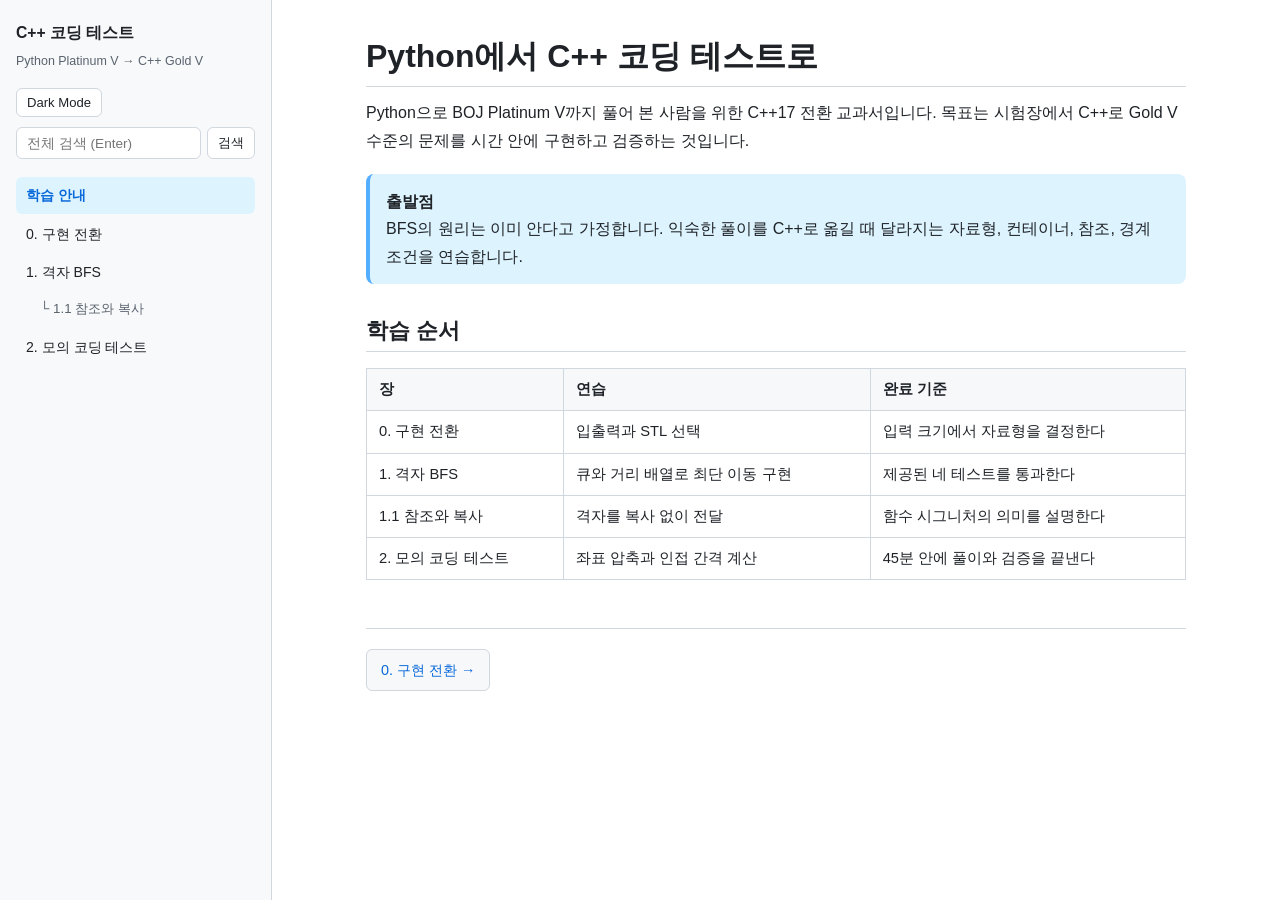
<file: examples/python-to-cpp/docs/index.html>
<!doctype html>
<html lang="ko">
<head>
  <meta charset="utf-8">
  <meta name="viewport" content="width=device-width, initial-scale=1">
  <title>Python에서 C++ 코딩 테스트로 | C++ 코딩 테스트</title>
  <link rel="stylesheet" href="assets/style.css">
  <script defer src="assets/app.js"></script>
</head>
<body>
  <div class="topbar"><button class="btn" type="button" data-menu-toggle>목차</button></div>
  <div class="layout">
    <aside class="sidebar">
      <a class="brand" href="index.html">C++ 코딩 테스트</a>
      <p class="brand-sub">Python Platinum V → C++ Gold V</p>
      <div class="sidebar-controls"><button class="btn" type="button" data-theme-toggle>테마</button></div>
      <nav aria-label="교과서 목차">
        <ul class="nav-list">
          <li><a class="active" href="index.html" aria-current="page">학습 안내</a></li>
<li><a class="" href="lessons/ch0-cpp-transition.html">0. 구현 전환</a></li>
<li><a class="" href="lessons/ch1-grid-bfs.html">1. 격자 BFS</a></li>
<li><a class="nav-sub" href="lessons/ch1-1-const-reference.html">└ 1.1 참조와 복사</a></li>
<li><a class="" href="lessons/ch2-mock.html">2. 모의 코딩 테스트</a></li>
        </ul>
      </nav>
    </aside>
    <main class="main">
      <article class="content">
        <h1>Python에서 C++ 코딩 테스트로</h1>
        <p>Python으로 BOJ Platinum V까지 풀어 본 사람을 위한 C++17 전환 교과서입니다. 목표는 시험장에서 C++로 Gold V 수준의 문제를 시간 안에 구현하고 검증하는 것입니다.</p>
<div class="callout"><strong>출발점</strong><p>BFS의 원리는 이미 안다고 가정합니다. 익숙한 풀이를 C++로 옮길 때 달라지는 자료형, 컨테이너, 참조, 경계 조건을 연습합니다.</p></div>
<h2>학습 순서</h2>
<table><thead><tr><th>장</th><th>연습</th><th>완료 기준</th></tr></thead><tbody>
<tr><td>0. 구현 전환</td><td>입출력과 STL 선택</td><td>입력 크기에서 자료형을 결정한다</td></tr>
<tr><td>1. 격자 BFS</td><td>큐와 거리 배열로 최단 이동 구현</td><td>제공된 네 테스트를 통과한다</td></tr>
<tr><td>1.1 참조와 복사</td><td>격자를 복사 없이 전달</td><td>함수 시그니처의 의미를 설명한다</td></tr>
<tr><td>2. 모의 코딩 테스트</td><td>좌표 압축과 인접 간격 계산</td><td>45분 안에 풀이와 검증을 끝낸다</td></tr>
</tbody></table>
        <nav class="pager" aria-label="이전 및 다음 장"><a href="lessons/ch0-cpp-transition.html">0. 구현 전환 →</a></nav>
      </article>
    </main>
  </div>
</body>
</html>
</file>
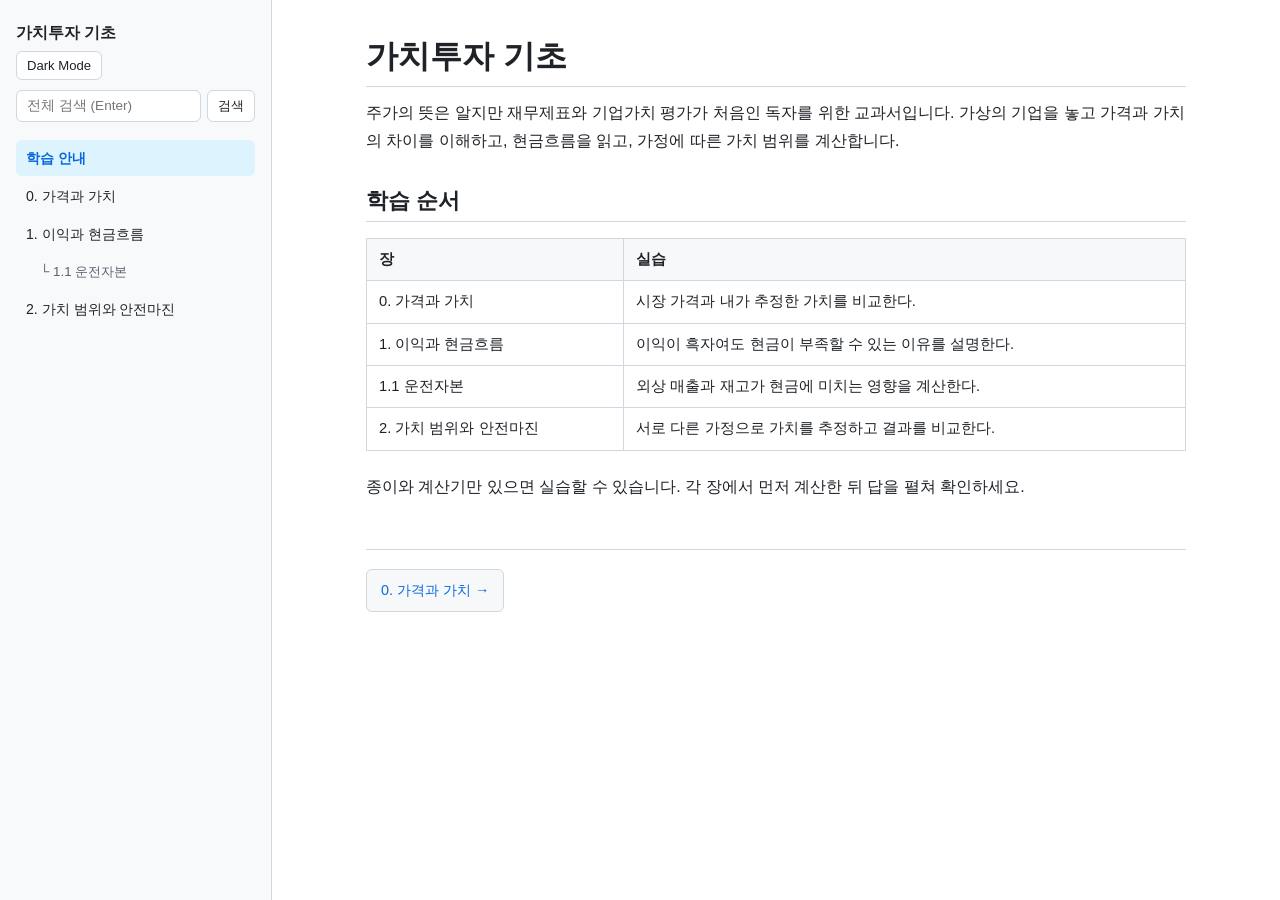
<file: examples/value-investing/docs/index.html>
<!doctype html>
<html lang="ko">
<head>
  <meta charset="utf-8">
  <meta name="viewport" content="width=device-width, initial-scale=1">
  <title>가치투자 기초</title>
  <link rel="stylesheet" href="assets/style.css">
  <script defer src="assets/app.js"></script>
</head>
<body>
  <div class="topbar"><button class="btn" type="button" data-menu-toggle>목차</button></div>
  <div class="layout">
    <aside class="sidebar">
      <a class="brand" href="index.html">가치투자 기초</a>
      <div class="sidebar-controls"><button class="btn" type="button" data-theme-toggle>테마</button></div>
      <nav aria-label="교과서 목차">
        <ul class="nav-list">
          <li><a class="active" aria-current="page" href="index.html">학습 안내</a></li>
          <li><a href="lessons/ch0-price-and-value.html">0. 가격과 가치</a></li>
          <li><a href="lessons/ch1-cash-flow.html">1. 이익과 현금흐름</a></li>
          <li><a class="nav-sub" href="lessons/ch1-1-working-capital.html">└ 1.1 운전자본</a></li>
          <li><a href="lessons/ch2-margin-of-safety.html">2. 가치 범위와 안전마진</a></li>
        </ul>
      </nav>
    </aside>
    <main class="main">
      <article class="content">
        <h1>가치투자 기초</h1>
        <p>주가의 뜻은 알지만 재무제표와 기업가치 평가가 처음인 독자를 위한 교과서입니다. 가상의 기업을 놓고 가격과 가치의 차이를 이해하고, 현금흐름을 읽고, 가정에 따른 가치 범위를 계산합니다.</p>
        <h2>학습 순서</h2>
        <table><thead><tr><th scope="col">장</th><th scope="col">실습</th></tr></thead><tbody>
        <tr><td>0. 가격과 가치</td><td>시장 가격과 내가 추정한 가치를 비교한다.</td></tr>
        <tr><td>1. 이익과 현금흐름</td><td>이익이 흑자여도 현금이 부족할 수 있는 이유를 설명한다.</td></tr>
        <tr><td>1.1 운전자본</td><td>외상 매출과 재고가 현금에 미치는 영향을 계산한다.</td></tr>
        <tr><td>2. 가치 범위와 안전마진</td><td>서로 다른 가정으로 가치를 추정하고 결과를 비교한다.</td></tr>
        </tbody></table>
        <p>종이와 계산기만 있으면 실습할 수 있습니다. 각 장에서 먼저 계산한 뒤 답을 펼쳐 확인하세요.</p>
        <nav class="pager" aria-label="이전 및 다음 장"><a href="lessons/ch0-price-and-value.html">0. 가격과 가치 →</a></nav>
      </article>
    </main>
  </div>
</body>
</html>
</file>
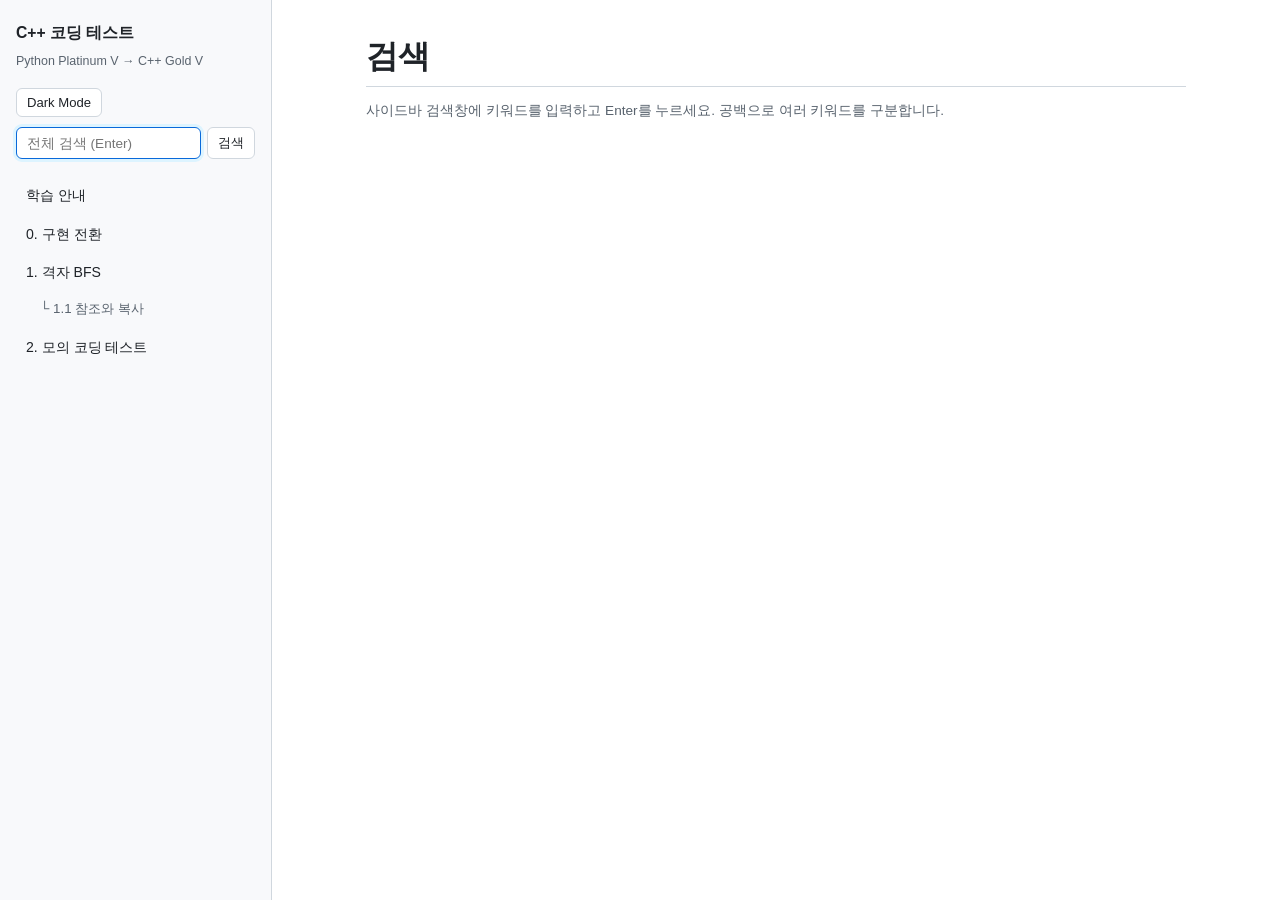
<file: examples/python-to-cpp/docs/search.html>
<!doctype html>
<html lang="ko">
<head>
  <meta charset="utf-8">
  <meta name="viewport" content="width=device-width, initial-scale=1">
  <!-- Keep the "검색 | " prefix; app.js prepends the query to this title. -->
  <title>검색 | C++ 코딩 테스트</title>
  <link rel="stylesheet" href="assets/style.css">
  <!-- Order matters: the index must load before app.js. -->
  <script defer src="assets/search-index.js"></script>
  <script defer src="assets/app.js"></script>
</head>
<body data-page="search">
  <div class="topbar"><button class="btn" type="button" data-menu-toggle>목차</button></div>
  <div class="layout">
    <aside class="sidebar">
      <a class="brand" href="index.html">C++ 코딩 테스트</a>
      <p class="brand-sub">Python Platinum V → C++ Gold V</p>
      <div class="sidebar-controls"><button class="btn" type="button" data-theme-toggle>테마</button></div>
      <nav aria-label="교과서 목차">
        <ul class="nav-list">
          <li><a href="index.html">학습 안내</a></li>
<li><a class="" href="lessons/ch0-cpp-transition.html">0. 구현 전환</a></li>
<li><a class="" href="lessons/ch1-grid-bfs.html">1. 격자 BFS</a></li>
<li><a class="nav-sub" href="lessons/ch1-1-const-reference.html">└ 1.1 참조와 복사</a></li>
<li><a class="" href="lessons/ch2-mock.html">2. 모의 코딩 테스트</a></li>
        </ul>
      </nav>
    </aside>
    <main class="main">
      <article class="content">
        <h1>검색</h1>
        <p class="meta-bar" id="search-summary">사이드바 검색창에 키워드를 입력하고 Enter를 누르세요. 공백으로 여러 키워드를 구분합니다.</p>
        <div id="search-results"></div>
        <noscript><p>검색은 JavaScript가 켜져 있어야 동작합니다.</p></noscript>
      </article>
    </main>
  </div>
</body>
</html>
</file>
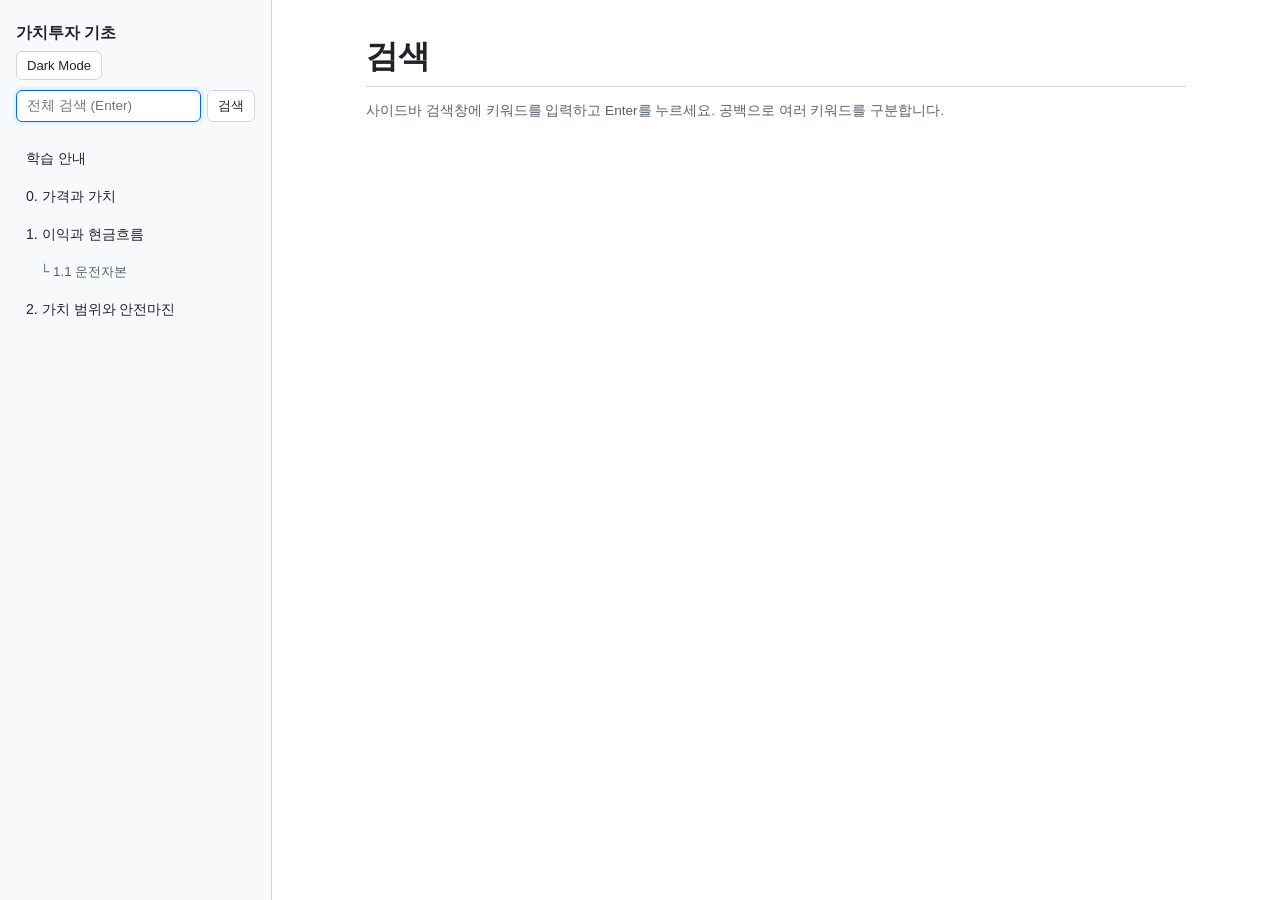
<file: examples/value-investing/docs/search.html>
<!doctype html>
<html lang="ko">
<head>
  <meta charset="utf-8">
  <meta name="viewport" content="width=device-width, initial-scale=1">
  <!-- Keep the "검색 | " prefix; app.js prepends the query to this title. -->
  <title>검색 | 가치투자 기초</title>
  <link rel="stylesheet" href="assets/style.css">
  <!-- Order matters: the index must load before app.js. -->
  <script defer src="assets/search-index.js"></script>
  <script defer src="assets/app.js"></script>
</head>
<body data-page="search">
  <div class="topbar"><button class="btn" type="button" data-menu-toggle>목차</button></div>
  <div class="layout">
    <aside class="sidebar">
      <a class="brand" href="index.html">가치투자 기초</a>
      <div class="sidebar-controls"><button class="btn" type="button" data-theme-toggle>테마</button></div>
      <nav aria-label="교과서 목차">
        <ul class="nav-list">
          <li><a href="index.html">학습 안내</a></li>
          <li><a href="lessons/ch0-price-and-value.html">0. 가격과 가치</a></li>
          <li><a href="lessons/ch1-cash-flow.html">1. 이익과 현금흐름</a></li>
          <li><a class="nav-sub" href="lessons/ch1-1-working-capital.html">└ 1.1 운전자본</a></li>
          <li><a href="lessons/ch2-margin-of-safety.html">2. 가치 범위와 안전마진</a></li>
        </ul>
      </nav>
    </aside>
    <main class="main">
      <article class="content">
        <h1>검색</h1>
        <p class="meta-bar" id="search-summary">사이드바 검색창에 키워드를 입력하고 Enter를 누르세요. 공백으로 여러 키워드를 구분합니다.</p>
        <div id="search-results"></div>
        <noscript><p>검색은 JavaScript가 켜져 있어야 동작합니다.</p></noscript>
      </article>
    </main>
  </div>
</body>
</html>
</file>
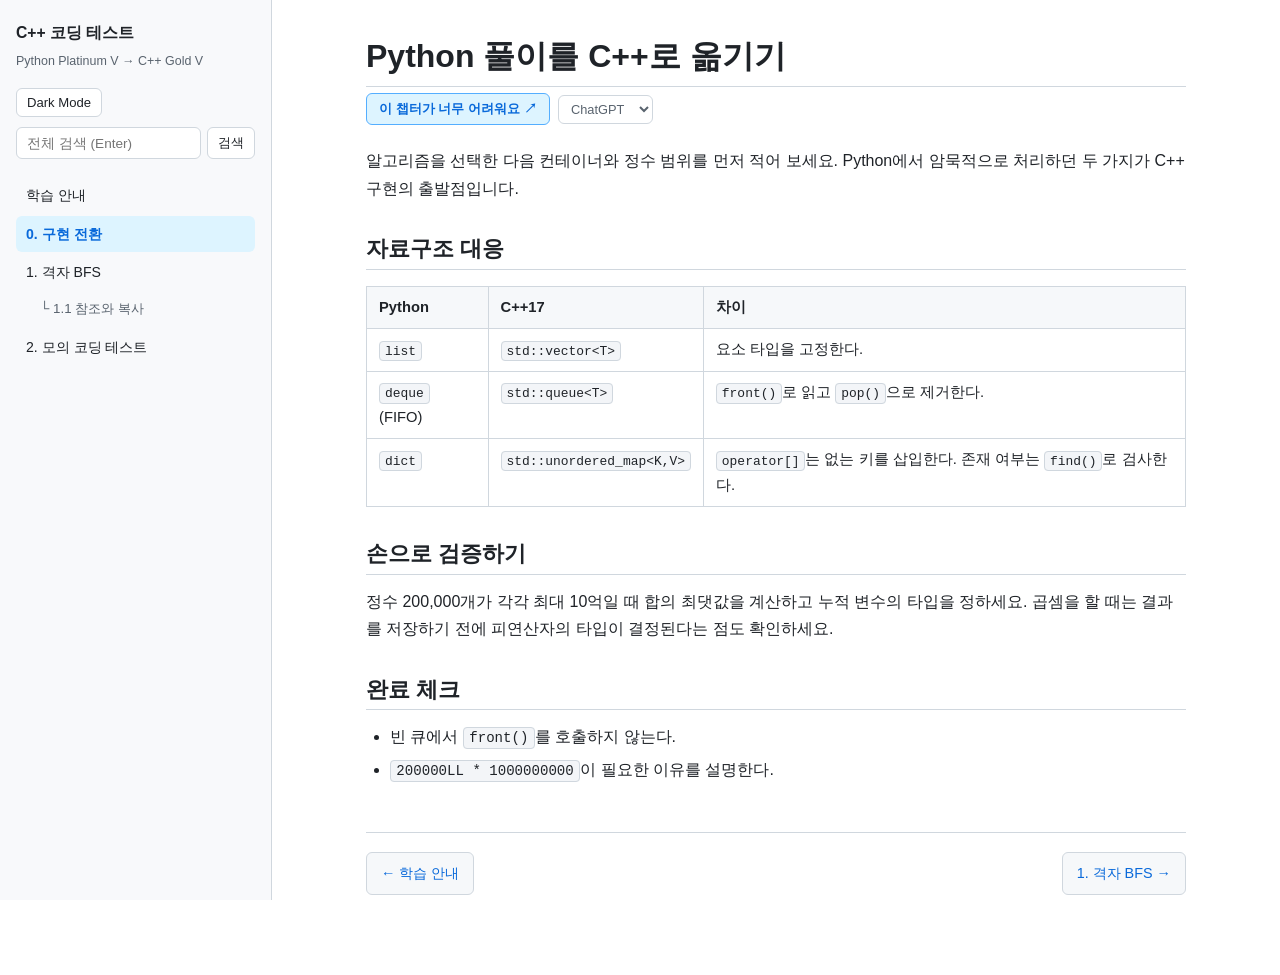
<file: examples/python-to-cpp/docs/lessons/ch0-cpp-transition.html>
<!doctype html>
<html lang="ko">
<head>
  <meta charset="utf-8">
  <meta name="viewport" content="width=device-width, initial-scale=1">
  <title>Python 풀이를 C++로 옮기기 | C++ 코딩 테스트</title>
  <link rel="stylesheet" href="../assets/style.css">
  <script defer src="../assets/app.js"></script>
</head>
<body>
  <div class="topbar"><button class="btn" type="button" data-menu-toggle>목차</button></div>
  <div class="layout">
    <aside class="sidebar">
      <a class="brand" href="../index.html">C++ 코딩 테스트</a>
      <p class="brand-sub">Python Platinum V → C++ Gold V</p>
      <div class="sidebar-controls"><button class="btn" type="button" data-theme-toggle>테마</button></div>
      <nav aria-label="교과서 목차">
        <ul class="nav-list">
          <li><a class="" href="../index.html">학습 안내</a></li>
<li><a class="active" href="ch0-cpp-transition.html" aria-current="page">0. 구현 전환</a></li>
<li><a class="" href="ch1-grid-bfs.html">1. 격자 BFS</a></li>
<li><a class="nav-sub" href="ch1-1-const-reference.html">└ 1.1 참조와 복사</a></li>
<li><a class="" href="ch2-mock.html">2. 모의 코딩 테스트</a></li>
        </ul>
      </nav>
    </aside>
    <main class="main">
      <article class="content">
        <h1>Python 풀이를 C++로 옮기기</h1>
        <p>알고리즘을 선택한 다음 컨테이너와 정수 범위를 먼저 적어 보세요. Python에서 암묵적으로 처리하던 두 가지가 C++ 구현의 출발점입니다.</p>
<h2>자료구조 대응</h2>
<table><thead><tr><th>Python</th><th>C++17</th><th>차이</th></tr></thead><tbody>
<tr><td><code>list</code></td><td><code>std::vector&lt;T&gt;</code></td><td>요소 타입을 고정한다.</td></tr>
<tr><td><code>deque</code> (FIFO)</td><td><code>std::queue&lt;T&gt;</code></td><td><code>front()</code>로 읽고 <code>pop()</code>으로 제거한다.</td></tr>
<tr><td><code>dict</code></td><td><code>std::unordered_map&lt;K,V&gt;</code></td><td><code>operator[]</code>는 없는 키를 삽입한다. 존재 여부는 <code>find()</code>로 검사한다.</td></tr>
</tbody></table>
<h2>손으로 검증하기</h2>
<p>정수 200,000개가 각각 최대 10억일 때 합의 최댓값을 계산하고 누적 변수의 타입을 정하세요. 곱셈을 할 때는 결과를 저장하기 전에 피연산자의 타입이 결정된다는 점도 확인하세요.</p>
<h2>완료 체크</h2>
<ul><li>빈 큐에서 <code>front()</code>를 호출하지 않는다.</li><li><code>200000LL * 1000000000</code>이 필요한 이유를 설명한다.</li></ul>
        <nav class="pager" aria-label="이전 및 다음 장"><a href="../index.html">← 학습 안내</a> <a href="ch1-grid-bfs.html">1. 격자 BFS →</a></nav>
      </article>
    </main>
  </div>
</body>
</html>
</file>
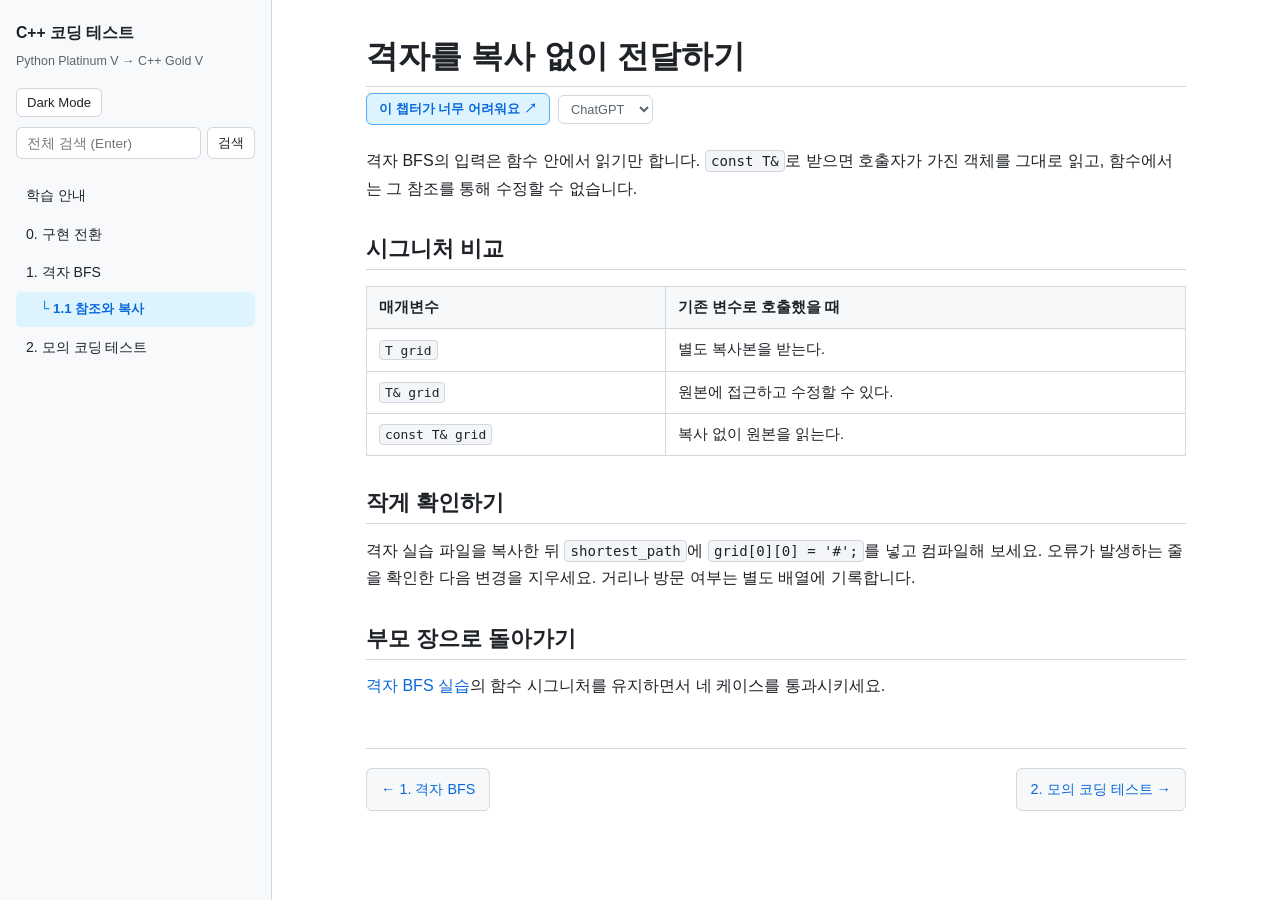
<file: examples/python-to-cpp/docs/lessons/ch1-1-const-reference.html>
<!doctype html>
<html lang="ko">
<head>
  <meta charset="utf-8">
  <meta name="viewport" content="width=device-width, initial-scale=1">
  <title>격자를 복사 없이 전달하기 | C++ 코딩 테스트</title>
  <link rel="stylesheet" href="../assets/style.css">
  <script defer src="../assets/app.js"></script>
</head>
<body>
  <div class="topbar"><button class="btn" type="button" data-menu-toggle>목차</button></div>
  <div class="layout">
    <aside class="sidebar">
      <a class="brand" href="../index.html">C++ 코딩 테스트</a>
      <p class="brand-sub">Python Platinum V → C++ Gold V</p>
      <div class="sidebar-controls"><button class="btn" type="button" data-theme-toggle>테마</button></div>
      <nav aria-label="교과서 목차">
        <ul class="nav-list">
          <li><a class="" href="../index.html">학습 안내</a></li>
<li><a class="" href="ch0-cpp-transition.html">0. 구현 전환</a></li>
<li><a class="" href="ch1-grid-bfs.html">1. 격자 BFS</a></li>
<li><a class="nav-sub active" href="ch1-1-const-reference.html" aria-current="page">└ 1.1 참조와 복사</a></li>
<li><a class="" href="ch2-mock.html">2. 모의 코딩 테스트</a></li>
        </ul>
      </nav>
    </aside>
    <main class="main">
      <article class="content">
        <h1>격자를 복사 없이 전달하기</h1>
        <p>격자 BFS의 입력은 함수 안에서 읽기만 합니다. <code>const T&amp;</code>로 받으면 호출자가 가진 객체를 그대로 읽고, 함수에서는 그 참조를 통해 수정할 수 없습니다.</p>
<h2>시그니처 비교</h2>
<table><thead><tr><th>매개변수</th><th>기존 변수로 호출했을 때</th></tr></thead><tbody>
<tr><td><code>T grid</code></td><td>별도 복사본을 받는다.</td></tr>
<tr><td><code>T&amp; grid</code></td><td>원본에 접근하고 수정할 수 있다.</td></tr>
<tr><td><code>const T&amp; grid</code></td><td>복사 없이 원본을 읽는다.</td></tr>
</tbody></table>
<h2>작게 확인하기</h2>
<p>격자 실습 파일을 복사한 뒤 <code>shortest_path</code>에 <code>grid[0][0] = '#';</code>를 넣고 컴파일해 보세요. 오류가 발생하는 줄을 확인한 다음 변경을 지우세요. 거리나 방문 여부는 별도 배열에 기록합니다.</p>
<h2>부모 장으로 돌아가기</h2>
<p><a href="ch1-grid-bfs.html">격자 BFS 실습</a>의 함수 시그니처를 유지하면서 네 케이스를 통과시키세요.</p>
        <nav class="pager" aria-label="이전 및 다음 장"><a href="ch1-grid-bfs.html">← 1. 격자 BFS</a> <a href="ch2-mock.html">2. 모의 코딩 테스트 →</a></nav>
      </article>
    </main>
  </div>
</body>
</html>
</file>
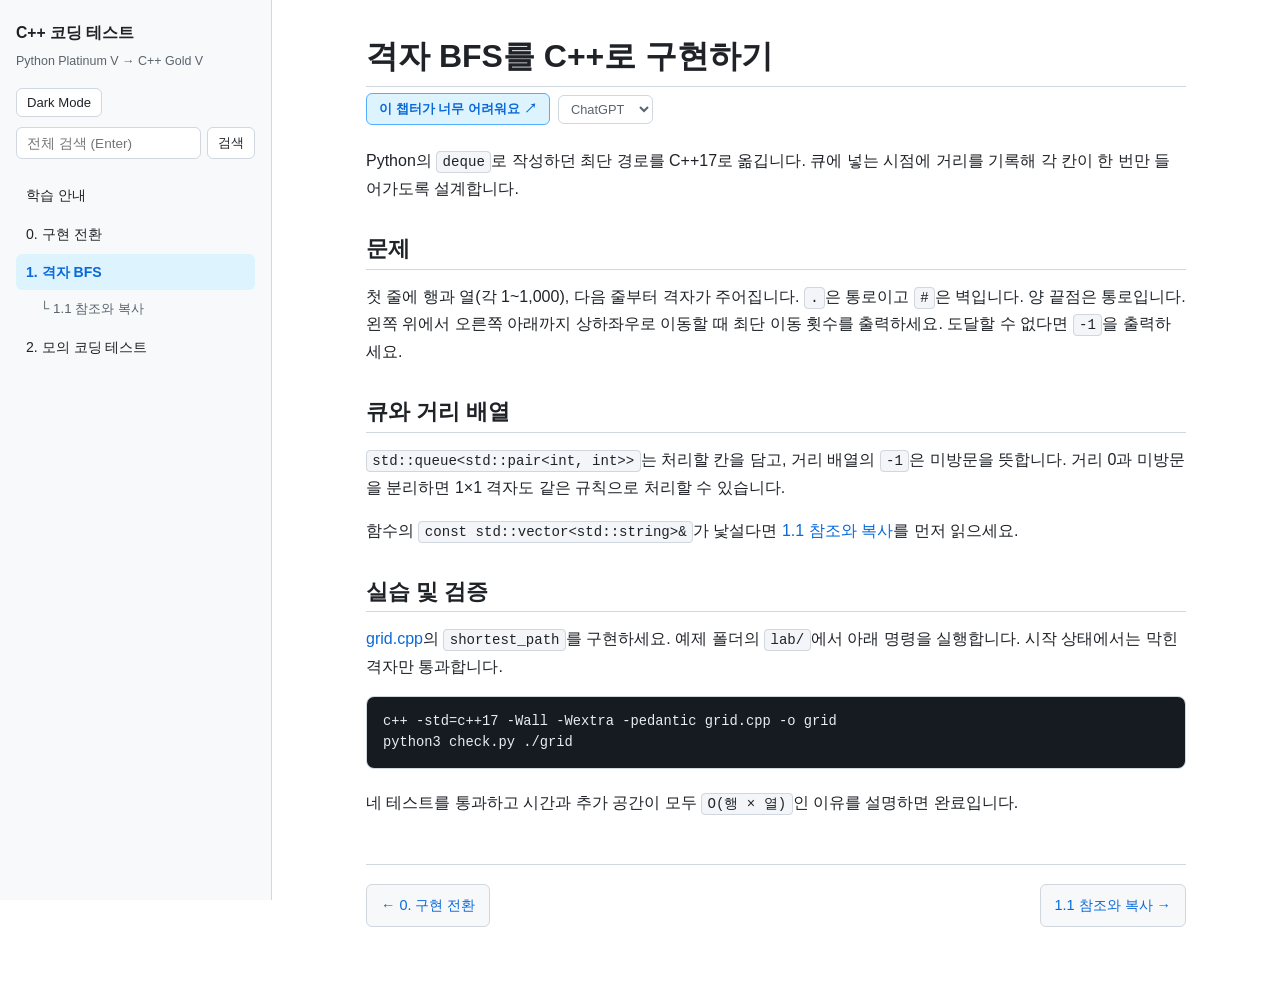
<file: examples/python-to-cpp/docs/lessons/ch1-grid-bfs.html>
<!doctype html>
<html lang="ko">
<head>
  <meta charset="utf-8">
  <meta name="viewport" content="width=device-width, initial-scale=1">
  <title>격자 BFS를 C++로 구현하기 | C++ 코딩 테스트</title>
  <link rel="stylesheet" href="../assets/style.css">
  <script defer src="../assets/app.js"></script>
</head>
<body>
  <div class="topbar"><button class="btn" type="button" data-menu-toggle>목차</button></div>
  <div class="layout">
    <aside class="sidebar">
      <a class="brand" href="../index.html">C++ 코딩 테스트</a>
      <p class="brand-sub">Python Platinum V → C++ Gold V</p>
      <div class="sidebar-controls"><button class="btn" type="button" data-theme-toggle>테마</button></div>
      <nav aria-label="교과서 목차">
        <ul class="nav-list">
          <li><a class="" href="../index.html">학습 안내</a></li>
<li><a class="" href="ch0-cpp-transition.html">0. 구현 전환</a></li>
<li><a class="active" href="ch1-grid-bfs.html" aria-current="page">1. 격자 BFS</a></li>
<li><a class="nav-sub" href="ch1-1-const-reference.html">└ 1.1 참조와 복사</a></li>
<li><a class="" href="ch2-mock.html">2. 모의 코딩 테스트</a></li>
        </ul>
      </nav>
    </aside>
    <main class="main">
      <article class="content">
        <h1>격자 BFS를 C++로 구현하기</h1>
        <p>Python의 <code>deque</code>로 작성하던 최단 경로를 C++17로 옮깁니다. 큐에 넣는 시점에 거리를 기록해 각 칸이 한 번만 들어가도록 설계합니다.</p>
<h2>문제</h2>
<p>첫 줄에 행과 열(각 1~1,000), 다음 줄부터 격자가 주어집니다. <code>.</code>은 통로이고 <code>#</code>은 벽입니다. 양 끝점은 통로입니다. 왼쪽 위에서 오른쪽 아래까지 상하좌우로 이동할 때 최단 이동 횟수를 출력하세요. 도달할 수 없다면 <code>-1</code>을 출력하세요.</p>
<h2>큐와 거리 배열</h2>
<p><code>std::queue&lt;std::pair&lt;int, int&gt;&gt;</code>는 처리할 칸을 담고, 거리 배열의 <code>-1</code>은 미방문을 뜻합니다. 거리 0과 미방문을 분리하면 1×1 격자도 같은 규칙으로 처리할 수 있습니다.</p>
<p>함수의 <code>const std::vector&lt;std::string&gt;&amp;</code>가 낯설다면 <a href="ch1-1-const-reference.html">1.1 참조와 복사</a>를 먼저 읽으세요.</p>
<h2>실습 및 검증</h2>
<p><a href="../../lab/grid.cpp">grid.cpp</a>의 <code>shortest_path</code>를 구현하세요. 예제 폴더의 <code>lab/</code>에서 아래 명령을 실행합니다. 시작 상태에서는 막힌 격자만 통과합니다.</p>
<div class="code-block cmd"><pre><code>c++ -std=c++17 -Wall -Wextra -pedantic grid.cpp -o grid
python3 check.py ./grid</code></pre></div>
<p>네 테스트를 통과하고 시간과 추가 공간이 모두 <code>O(행 × 열)</code>인 이유를 설명하면 완료입니다.</p>
        <nav class="pager" aria-label="이전 및 다음 장"><a href="ch0-cpp-transition.html">← 0. 구현 전환</a> <a href="ch1-1-const-reference.html">1.1 참조와 복사 →</a></nav>
      </article>
    </main>
  </div>
</body>
</html>
</file>
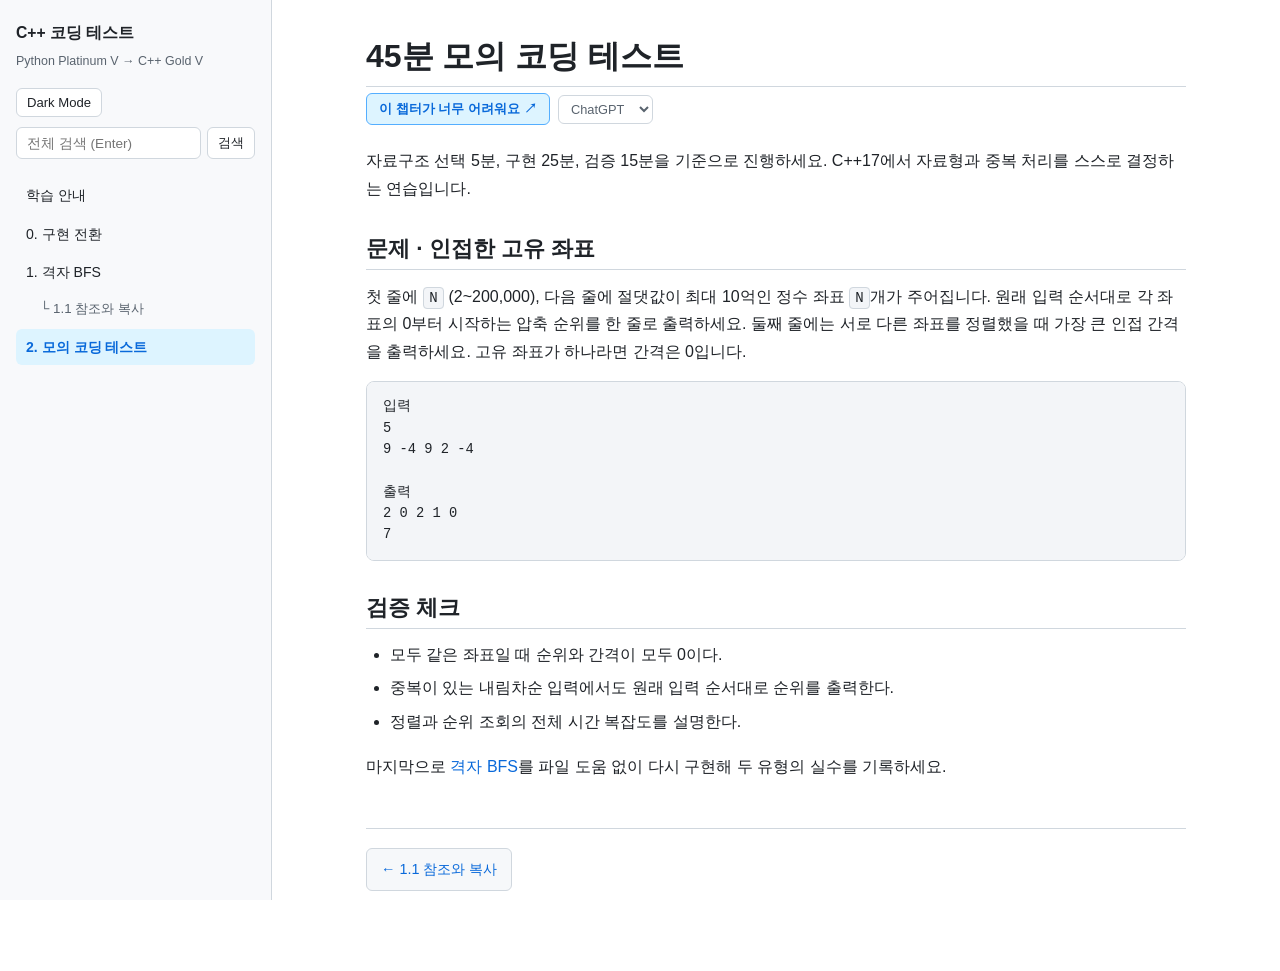
<file: examples/python-to-cpp/docs/lessons/ch2-mock.html>
<!doctype html>
<html lang="ko">
<head>
  <meta charset="utf-8">
  <meta name="viewport" content="width=device-width, initial-scale=1">
  <title>45분 모의 코딩 테스트 | C++ 코딩 테스트</title>
  <link rel="stylesheet" href="../assets/style.css">
  <script defer src="../assets/app.js"></script>
</head>
<body>
  <div class="topbar"><button class="btn" type="button" data-menu-toggle>목차</button></div>
  <div class="layout">
    <aside class="sidebar">
      <a class="brand" href="../index.html">C++ 코딩 테스트</a>
      <p class="brand-sub">Python Platinum V → C++ Gold V</p>
      <div class="sidebar-controls"><button class="btn" type="button" data-theme-toggle>테마</button></div>
      <nav aria-label="교과서 목차">
        <ul class="nav-list">
          <li><a class="" href="../index.html">학습 안내</a></li>
<li><a class="" href="ch0-cpp-transition.html">0. 구현 전환</a></li>
<li><a class="" href="ch1-grid-bfs.html">1. 격자 BFS</a></li>
<li><a class="nav-sub" href="ch1-1-const-reference.html">└ 1.1 참조와 복사</a></li>
<li><a class="active" href="ch2-mock.html" aria-current="page">2. 모의 코딩 테스트</a></li>
        </ul>
      </nav>
    </aside>
    <main class="main">
      <article class="content">
        <h1>45분 모의 코딩 테스트</h1>
        <p>자료구조 선택 5분, 구현 25분, 검증 15분을 기준으로 진행하세요. C++17에서 자료형과 중복 처리를 스스로 결정하는 연습입니다.</p>
<h2>문제 · 인접한 고유 좌표</h2>
<p>첫 줄에 <code>N</code> (2~200,000), 다음 줄에 절댓값이 최대 10억인 정수 좌표 <code>N</code>개가 주어집니다. 원래 입력 순서대로 각 좌표의 0부터 시작하는 압축 순위를 한 줄로 출력하세요. 둘째 줄에는 서로 다른 좌표를 정렬했을 때 가장 큰 인접 간격을 출력하세요. 고유 좌표가 하나라면 간격은 0입니다.</p>
<div class="code-block"><pre><code>입력
5
9 -4 9 2 -4

출력
2 0 2 1 0
7</code></pre></div>
<h2>검증 체크</h2>
<ul><li>모두 같은 좌표일 때 순위와 간격이 모두 0이다.</li><li>중복이 있는 내림차순 입력에서도 원래 입력 순서대로 순위를 출력한다.</li><li>정렬과 순위 조회의 전체 시간 복잡도를 설명한다.</li></ul>
<p>마지막으로 <a href="ch1-grid-bfs.html">격자 BFS</a>를 파일 도움 없이 다시 구현해 두 유형의 실수를 기록하세요.</p>
        <nav class="pager" aria-label="이전 및 다음 장"><a href="ch1-1-const-reference.html">← 1.1 참조와 복사</a></nav>
      </article>
    </main>
  </div>
</body>
</html>
</file>
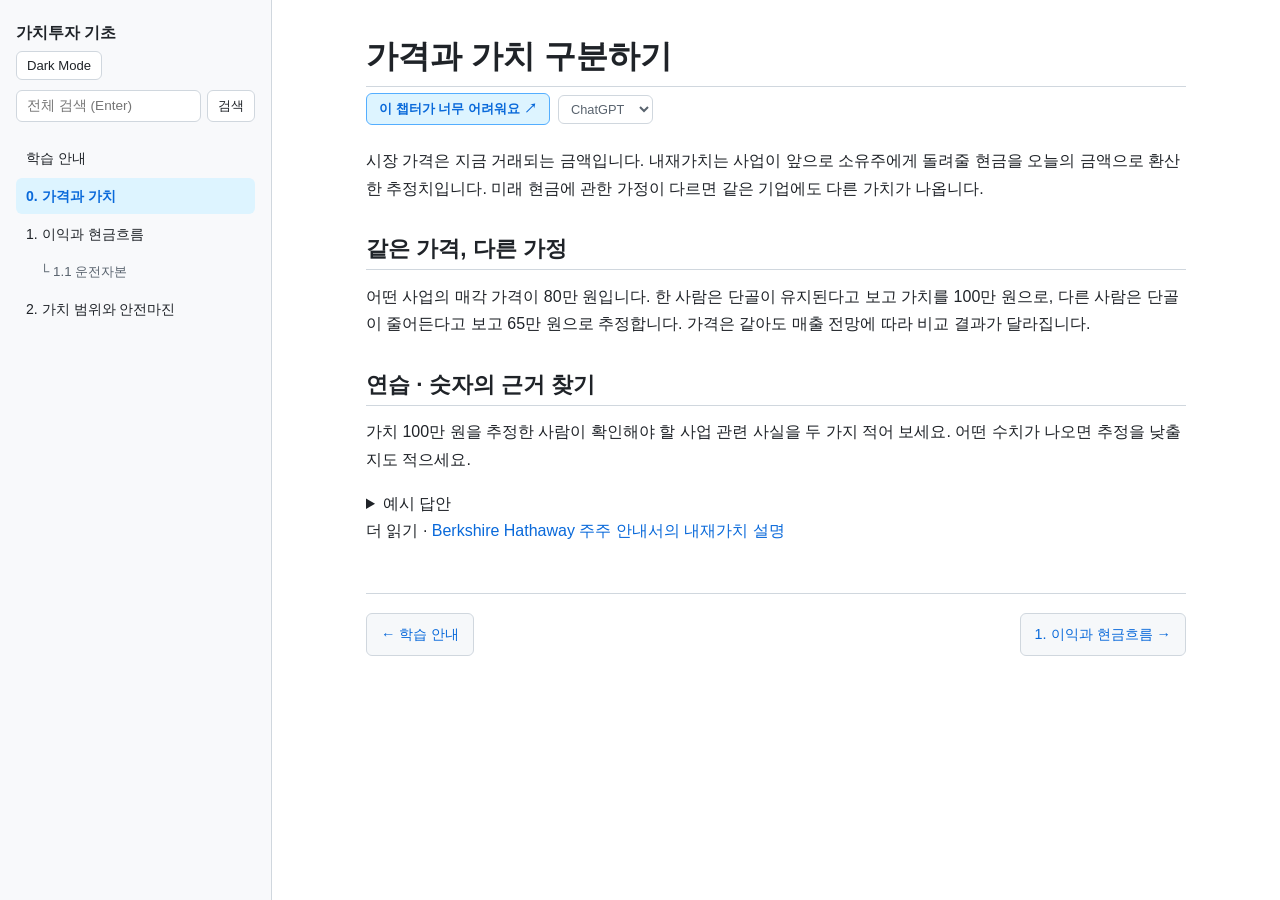
<file: examples/value-investing/docs/lessons/ch0-price-and-value.html>
<!doctype html>
<html lang="ko">
<head>
  <meta charset="utf-8">
  <meta name="viewport" content="width=device-width, initial-scale=1">
  <title>가격과 가치 구분하기 | 가치투자 기초</title>
  <link rel="stylesheet" href="../assets/style.css">
  <script defer src="../assets/app.js"></script>
</head>
<body>
  <div class="topbar"><button class="btn" type="button" data-menu-toggle>목차</button></div>
  <div class="layout">
    <aside class="sidebar">
      <a class="brand" href="../index.html">가치투자 기초</a>
      <div class="sidebar-controls"><button class="btn" type="button" data-theme-toggle>테마</button></div>
      <nav aria-label="교과서 목차">
        <ul class="nav-list">
          <li><a href="../index.html">학습 안내</a></li>
          <li><a class="active" aria-current="page" href="../lessons/ch0-price-and-value.html">0. 가격과 가치</a></li>
          <li><a href="../lessons/ch1-cash-flow.html">1. 이익과 현금흐름</a></li>
          <li><a class="nav-sub" href="../lessons/ch1-1-working-capital.html">└ 1.1 운전자본</a></li>
          <li><a href="../lessons/ch2-margin-of-safety.html">2. 가치 범위와 안전마진</a></li>
        </ul>
      </nav>
    </aside>
    <main class="main">
      <article class="content">
        <h1>가격과 가치 구분하기</h1>
        <p>시장 가격은 지금 거래되는 금액입니다. 내재가치는 사업이 앞으로 소유주에게 돌려줄 현금을 오늘의 금액으로 환산한 추정치입니다. 미래 현금에 관한 가정이 다르면 같은 기업에도 다른 가치가 나옵니다.</p>
        <h2>같은 가격, 다른 가정</h2>
        <p>어떤 사업의 매각 가격이 80만 원입니다. 한 사람은 단골이 유지된다고 보고 가치를 100만 원으로, 다른 사람은 단골이 줄어든다고 보고 65만 원으로 추정합니다. 가격은 같아도 매출 전망에 따라 비교 결과가 달라집니다.</p>
        <h2>연습 · 숫자의 근거 찾기</h2>
        <p>가치 100만 원을 추정한 사람이 확인해야 할 사업 관련 사실을 두 가지 적어 보세요. 어떤 수치가 나오면 추정을 낮출지도 적으세요.</p>
        <details><summary>예시 답안</summary><p>재구매율과 주문당 이익을 확인할 수 있습니다. 재구매율이 떨어지거나 주문당 이익이 비용 상승으로 줄면 예상 현금을 낮춰야 합니다.</p></details>
        <p>더 읽기 · <a href="https://www.berkshirehathaway.com/2001ar/ownersmanual.html">Berkshire Hathaway 주주 안내서의 내재가치 설명</a></p>
        <nav class="pager" aria-label="이전 및 다음 장"><a href="../index.html">← 학습 안내</a> <a href="../lessons/ch1-cash-flow.html">1. 이익과 현금흐름 →</a></nav>
      </article>
    </main>
  </div>
</body>
</html>
</file>
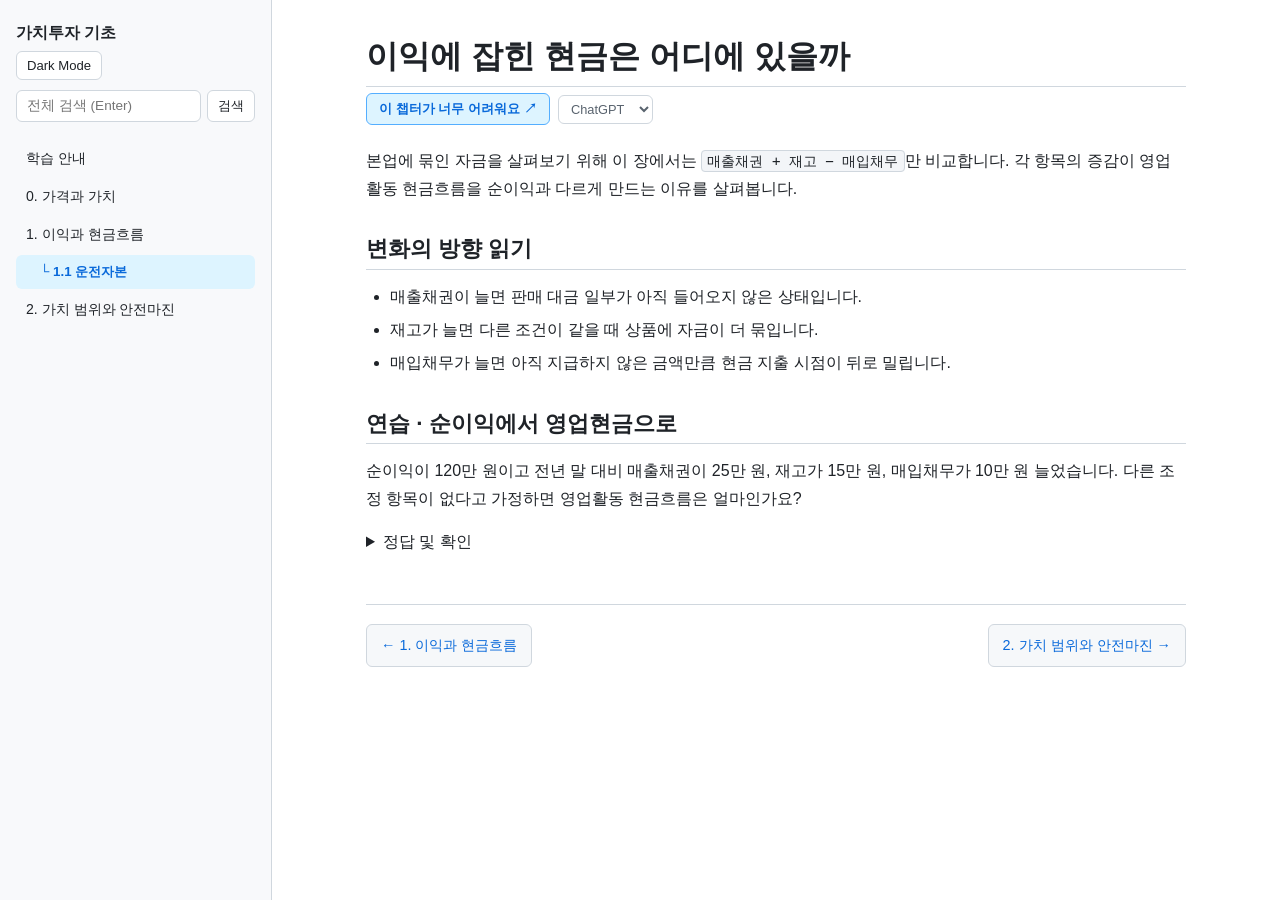
<file: examples/value-investing/docs/lessons/ch1-1-working-capital.html>
<!doctype html>
<html lang="ko">
<head>
  <meta charset="utf-8">
  <meta name="viewport" content="width=device-width, initial-scale=1">
  <title>이익에 잡힌 현금은 어디에 있을까 | 가치투자 기초</title>
  <link rel="stylesheet" href="../assets/style.css">
  <script defer src="../assets/app.js"></script>
</head>
<body>
  <div class="topbar"><button class="btn" type="button" data-menu-toggle>목차</button></div>
  <div class="layout">
    <aside class="sidebar">
      <a class="brand" href="../index.html">가치투자 기초</a>
      <div class="sidebar-controls"><button class="btn" type="button" data-theme-toggle>테마</button></div>
      <nav aria-label="교과서 목차">
        <ul class="nav-list">
          <li><a href="../index.html">학습 안내</a></li>
          <li><a href="../lessons/ch0-price-and-value.html">0. 가격과 가치</a></li>
          <li><a href="../lessons/ch1-cash-flow.html">1. 이익과 현금흐름</a></li>
          <li><a class="nav-sub active" aria-current="page" href="../lessons/ch1-1-working-capital.html">└ 1.1 운전자본</a></li>
          <li><a href="../lessons/ch2-margin-of-safety.html">2. 가치 범위와 안전마진</a></li>
        </ul>
      </nav>
    </aside>
    <main class="main">
      <article class="content">
        <h1>이익에 잡힌 현금은 어디에 있을까</h1>
        <p>본업에 묶인 자금을 살펴보기 위해 이 장에서는 <code>매출채권 + 재고 − 매입채무</code>만 비교합니다. 각 항목의 증감이 영업활동 현금흐름을 순이익과 다르게 만드는 이유를 살펴봅니다.</p>
        <h2>변화의 방향 읽기</h2>
        <ul><li>매출채권이 늘면 판매 대금 일부가 아직 들어오지 않은 상태입니다.</li><li>재고가 늘면 다른 조건이 같을 때 상품에 자금이 더 묶입니다.</li><li>매입채무가 늘면 아직 지급하지 않은 금액만큼 현금 지출 시점이 뒤로 밀립니다.</li></ul>
        <h2>연습 · 순이익에서 영업현금으로</h2>
        <p>순이익이 120만 원이고 전년 말 대비 매출채권이 25만 원, 재고가 15만 원, 매입채무가 10만 원 늘었습니다. 다른 조정 항목이 없다고 가정하면 영업활동 현금흐름은 얼마인가요?</p>
        <details><summary>정답 및 확인</summary><p>90만 원입니다. 매출채권과 재고 증가는 빼고, 매입채무 증가는 더합니다. <code>120 − 25 − 15 + 10 = 90</code>입니다.</p></details>
        <nav class="pager" aria-label="이전 및 다음 장"><a href="../lessons/ch1-cash-flow.html">← 1. 이익과 현금흐름</a> <a href="../lessons/ch2-margin-of-safety.html">2. 가치 범위와 안전마진 →</a></nav>
      </article>
    </main>
  </div>
</body>
</html>
</file>
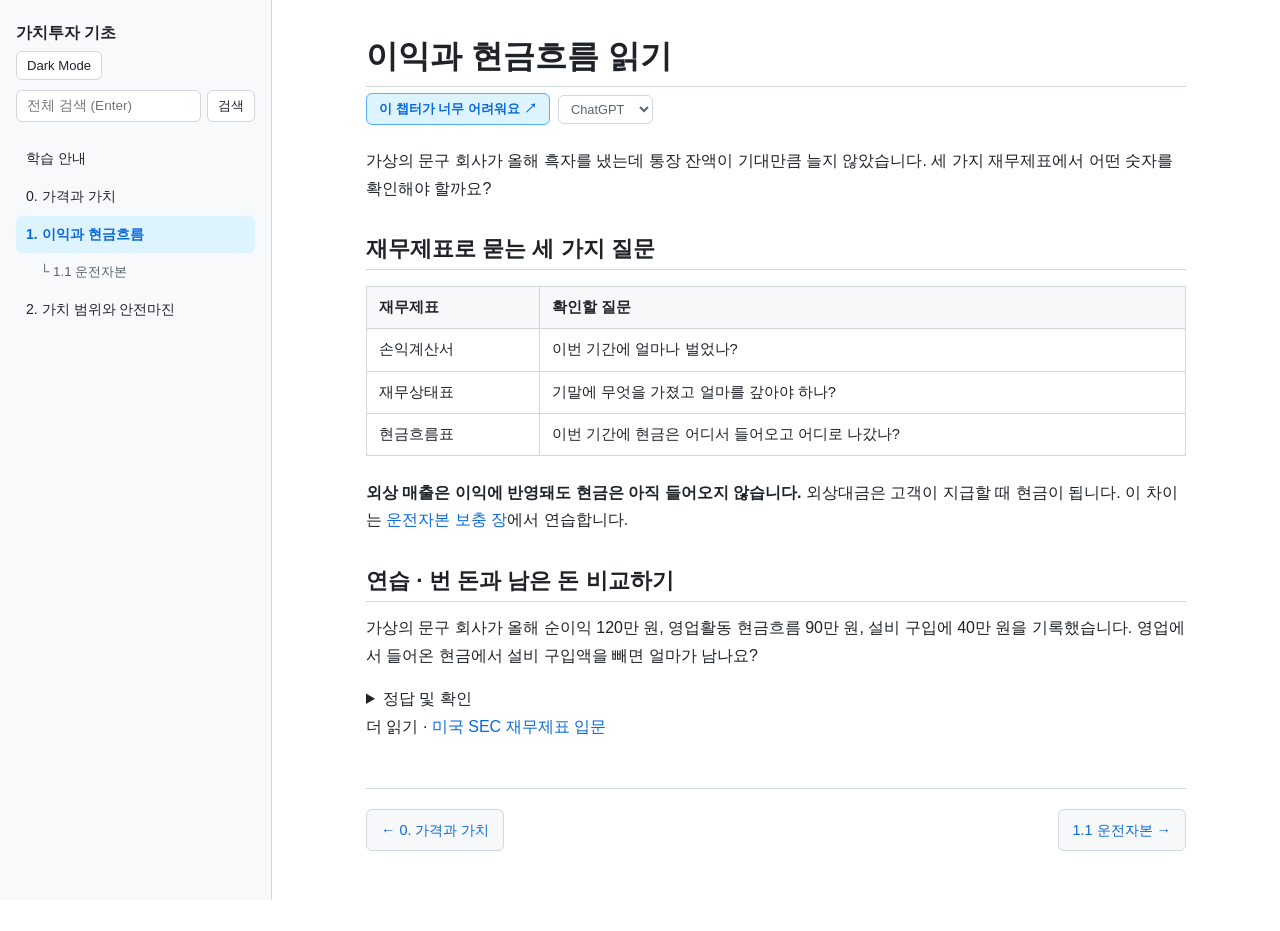
<file: examples/value-investing/docs/lessons/ch1-cash-flow.html>
<!doctype html>
<html lang="ko">
<head>
  <meta charset="utf-8">
  <meta name="viewport" content="width=device-width, initial-scale=1">
  <title>이익과 현금흐름 읽기 | 가치투자 기초</title>
  <link rel="stylesheet" href="../assets/style.css">
  <script defer src="../assets/app.js"></script>
</head>
<body>
  <div class="topbar"><button class="btn" type="button" data-menu-toggle>목차</button></div>
  <div class="layout">
    <aside class="sidebar">
      <a class="brand" href="../index.html">가치투자 기초</a>
      <div class="sidebar-controls"><button class="btn" type="button" data-theme-toggle>테마</button></div>
      <nav aria-label="교과서 목차">
        <ul class="nav-list">
          <li><a href="../index.html">학습 안내</a></li>
          <li><a href="../lessons/ch0-price-and-value.html">0. 가격과 가치</a></li>
          <li><a class="active" aria-current="page" href="../lessons/ch1-cash-flow.html">1. 이익과 현금흐름</a></li>
          <li><a class="nav-sub" href="../lessons/ch1-1-working-capital.html">└ 1.1 운전자본</a></li>
          <li><a href="../lessons/ch2-margin-of-safety.html">2. 가치 범위와 안전마진</a></li>
        </ul>
      </nav>
    </aside>
    <main class="main">
      <article class="content">
        <h1>이익과 현금흐름 읽기</h1>
        <p>가상의 문구 회사가 올해 흑자를 냈는데 통장 잔액이 기대만큼 늘지 않았습니다. 세 가지 재무제표에서 어떤 숫자를 확인해야 할까요?</p>
        <h2>재무제표로 묻는 세 가지 질문</h2>
        <table><thead><tr><th scope="col">재무제표</th><th scope="col">확인할 질문</th></tr></thead><tbody>
        <tr><td>손익계산서</td><td>이번 기간에 얼마나 벌었나?</td></tr>
        <tr><td>재무상태표</td><td>기말에 무엇을 가졌고 얼마를 갚아야 하나?</td></tr>
        <tr><td>현금흐름표</td><td>이번 기간에 현금은 어디서 들어오고 어디로 나갔나?</td></tr>
        </tbody></table>
        <p><strong>외상 매출은 이익에 반영돼도 현금은 아직 들어오지 않습니다.</strong> 외상대금은 고객이 지급할 때 현금이 됩니다. 이 차이는 <a href="ch1-1-working-capital.html">운전자본 보충 장</a>에서 연습합니다.</p>
        <h2>연습 · 번 돈과 남은 돈 비교하기</h2>
        <p>가상의 문구 회사가 올해 순이익 120만 원, 영업활동 현금흐름 90만 원, 설비 구입에 40만 원을 기록했습니다. 영업에서 들어온 현금에서 설비 구입액을 빼면 얼마가 남나요?</p>
        <details><summary>정답 및 확인</summary><p>50만 원입니다. 이 실습에서는 <code>90 − 40</code>으로 설비 구입 후 남은 현금을 단순 계산합니다. 순이익과 영업활동 현금흐름의 차이 30만 원을 설명하려면 현금흐름표의 조정 항목을 더 살펴봐야 합니다.</p></details>
        <p>더 읽기 · <a href="https://www.sec.gov/about/reports-publications/beginners-guide-financial-statements">미국 SEC 재무제표 입문</a></p>
        <nav class="pager" aria-label="이전 및 다음 장"><a href="../lessons/ch0-price-and-value.html">← 0. 가격과 가치</a> <a href="../lessons/ch1-1-working-capital.html">1.1 운전자본 →</a></nav>
      </article>
    </main>
  </div>
</body>
</html>
</file>
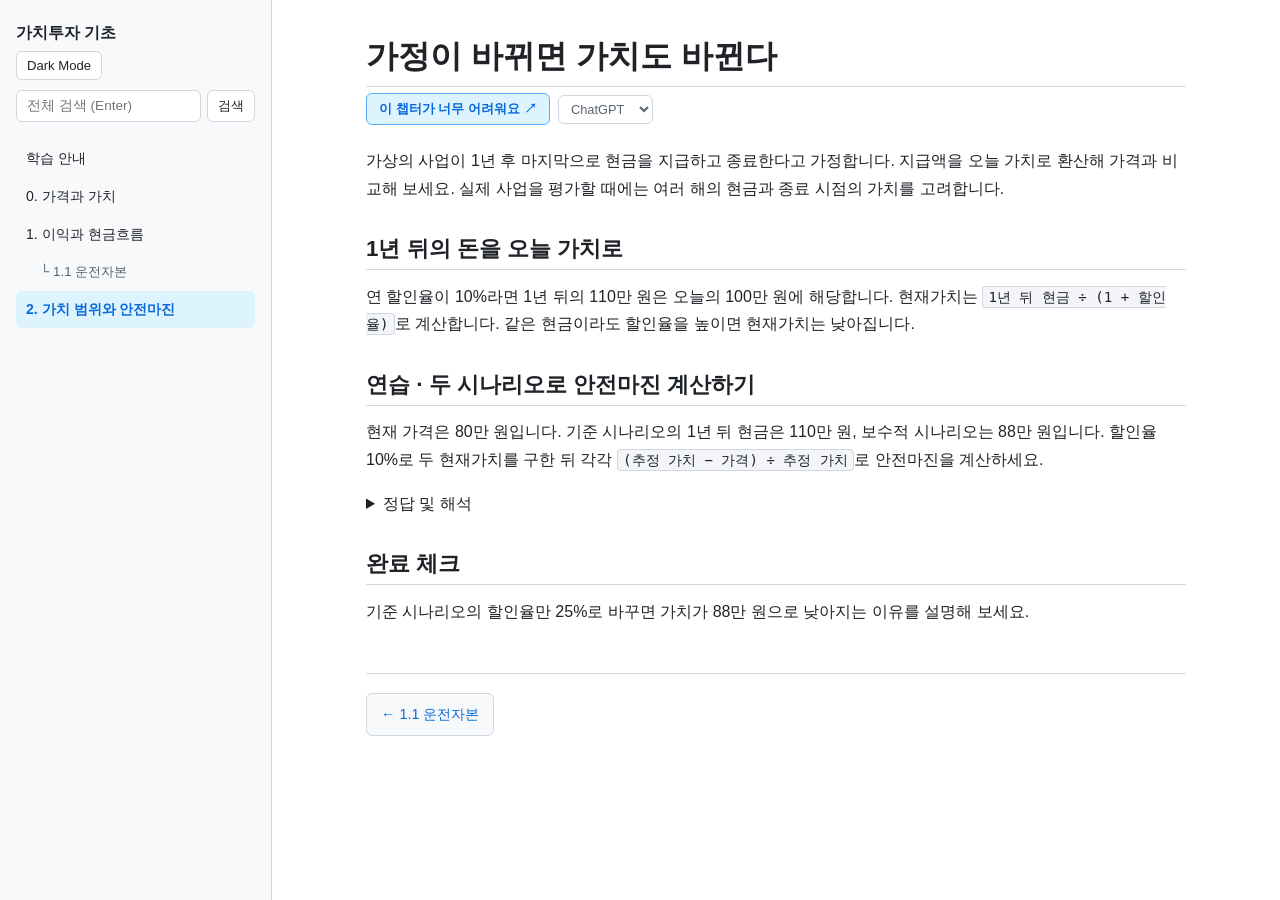
<file: examples/value-investing/docs/lessons/ch2-margin-of-safety.html>
<!doctype html>
<html lang="ko">
<head>
  <meta charset="utf-8">
  <meta name="viewport" content="width=device-width, initial-scale=1">
  <title>가정이 바뀌면 가치도 바뀐다 | 가치투자 기초</title>
  <link rel="stylesheet" href="../assets/style.css">
  <script defer src="../assets/app.js"></script>
</head>
<body>
  <div class="topbar"><button class="btn" type="button" data-menu-toggle>목차</button></div>
  <div class="layout">
    <aside class="sidebar">
      <a class="brand" href="../index.html">가치투자 기초</a>
      <div class="sidebar-controls"><button class="btn" type="button" data-theme-toggle>테마</button></div>
      <nav aria-label="교과서 목차">
        <ul class="nav-list">
          <li><a href="../index.html">학습 안내</a></li>
          <li><a href="../lessons/ch0-price-and-value.html">0. 가격과 가치</a></li>
          <li><a href="../lessons/ch1-cash-flow.html">1. 이익과 현금흐름</a></li>
          <li><a class="nav-sub" href="../lessons/ch1-1-working-capital.html">└ 1.1 운전자본</a></li>
          <li><a class="active" aria-current="page" href="../lessons/ch2-margin-of-safety.html">2. 가치 범위와 안전마진</a></li>
        </ul>
      </nav>
    </aside>
    <main class="main">
      <article class="content">
        <h1>가정이 바뀌면 가치도 바뀐다</h1>
        <p>가상의 사업이 1년 후 마지막으로 현금을 지급하고 종료한다고 가정합니다. 지급액을 오늘 가치로 환산해 가격과 비교해 보세요. 실제 사업을 평가할 때에는 여러 해의 현금과 종료 시점의 가치를 고려합니다.</p>
        <h2>1년 뒤의 돈을 오늘 가치로</h2>
        <p>연 할인율이 10%라면 1년 뒤의 110만 원은 오늘의 100만 원에 해당합니다. 현재가치는 <code>1년 뒤 현금 ÷ (1 + 할인율)</code>로 계산합니다. 같은 현금이라도 할인율을 높이면 현재가치는 낮아집니다.</p>
        <h2>연습 · 두 시나리오로 안전마진 계산하기</h2>
        <p>현재 가격은 80만 원입니다. 기준 시나리오의 1년 뒤 현금은 110만 원, 보수적 시나리오는 88만 원입니다. 할인율 10%로 두 현재가치를 구한 뒤 각각 <code>(추정 가치 − 가격) ÷ 추정 가치</code>로 안전마진을 계산하세요.</p>
        <details><summary>정답 및 해석</summary><p>기준 가치는 100만 원, 보수적 가치는 80만 원입니다. 안전마진은 각각 20%와 0%입니다. 지급액 가정을 낮추자 가격과 추정 가치 사이의 여유가 사라집니다.</p></details>
        <h2>완료 체크</h2>
        <p>기준 시나리오의 할인율만 25%로 바꾸면 가치가 88만 원으로 낮아지는 이유를 설명해 보세요.</p>
        <nav class="pager" aria-label="이전 및 다음 장"><a href="../lessons/ch1-1-working-capital.html">← 1.1 운전자본</a></nav>
      </article>
    </main>
  </div>
</body>
</html>
</file>
<file: examples/python-to-cpp/docs/assets/style.css>
:root {
  --bg: #ffffff;
  --bg-alt: #f6f8fa;
  --bg-sidebar: #f8f9fb;
  --text: #1f2328;
  --text-muted: #59636e;
  --border: #d0d7de;
  --accent: #0969da;
  --accent-soft: #ddf4ff;
  --code-bg: #f3f5f8;
  --cmd-bg: #161b22;
  --cmd-text: #e6edf3;
  --cmd-prompt: #58a6ff;
  --warn-bg: #fff8c5;
  --warn-border: #d4a72c;
  --info-bg: #ddf4ff;
  --info-border: #54aeff;
  --ok-bg: #dafbe1;
  --ok-border: #4ac26b;
  --danger-bg: #ffebe9;
  --danger-border: #ff8182;
  --sidebar-w: 272px;
  --font-sans: -apple-system, BlinkMacSystemFont, "Segoe UI", "Apple SD Gothic Neo", "Noto Sans KR", Helvetica, Arial, sans-serif;
  --font-mono: ui-monospace, SFMono-Regular, "SF Mono", Menlo, Consolas, monospace;
}

[data-theme="dark"] {
  --bg: #0d1117;
  --bg-alt: #161b22;
  --bg-sidebar: #11161d;
  --text: #e6edf3;
  --text-muted: #8b949e;
  --border: #30363d;
  --accent: #58a6ff;
  --accent-soft: rgba(56, 139, 253, 0.15);
  --code-bg: #161b22;
  --cmd-bg: #090d13;
  --cmd-text: #e6edf3;
  --cmd-prompt: #79c0ff;
  --warn-bg: rgba(187, 128, 9, 0.15);
  --warn-border: #bb8009;
  --info-bg: rgba(56, 139, 253, 0.15);
  --info-border: #388bfd;
  --ok-bg: rgba(46, 160, 67, 0.15);
  --ok-border: #3fb950;
  --danger-bg: rgba(248, 81, 73, 0.15);
  --danger-border: #f85149;
}

* { box-sizing: border-box; }

html {
  font-size: 16px;
  scroll-behavior: smooth;
}

body {
  margin: 0;
  background: var(--bg);
  color: var(--text);
  font-family: var(--font-sans);
  line-height: 1.72;
  -webkit-font-smoothing: antialiased;
}

a {
  color: var(--accent);
  text-decoration: none;
}
a:hover { text-decoration: underline; }

.layout {
  display: flex;
  min-height: 100vh;
}

.sidebar {
  width: var(--sidebar-w);
  flex-shrink: 0;
  background: var(--bg-sidebar);
  border-right: 1px solid var(--border);
  padding: 20px 16px 32px;
  position: sticky;
  top: 0;
  height: 100vh;
  overflow-y: auto;
}

.brand {
  font-weight: 700;
  font-size: 0.98rem;
  color: var(--text);
  display: block;
  margin-bottom: 4px;
}

.brand-sub {
  font-size: 0.78rem;
  color: var(--text-muted);
  margin-bottom: 16px;
  display: block;
}

.sidebar-controls {
  display: flex;
  gap: 8px;
  margin-bottom: 18px;
}

.btn {
  display: inline-flex;
  align-items: center;
  gap: 6px;
  padding: 6px 10px;
  font-size: 0.82rem;
  font-family: var(--font-sans);
  color: var(--text);
  background: var(--bg);
  border: 1px solid var(--border);
  border-radius: 6px;
  cursor: pointer;
}
.btn:hover { background: var(--bg-alt); }

.nav-section {
  font-size: 0.72rem;
  font-weight: 700;
  text-transform: uppercase;
  letter-spacing: 0.05em;
  color: var(--text-muted);
  margin: 18px 0 6px 8px;
}

.nav-list {
  list-style: none;
  margin: 0;
  padding: 0;
}

.nav-list li { margin: 2px 0; }

.nav-list a {
  display: block;
  padding: 6px 10px;
  border-radius: 6px;
  font-size: 0.88rem;
  color: var(--text);
}

.nav-list a:hover {
  background: var(--bg-alt);
  text-decoration: none;
}

.nav-list a.active {
  background: var(--accent-soft);
  color: var(--accent);
  font-weight: 600;
}

.nav-list a.nav-sub {
  padding-left: 24px;
  font-size: 0.83rem;
  color: var(--text-muted);
}

.nav-list a.nav-sub.active {
  color: var(--accent);
}

.badge {
  display: inline-block;
  font-size: 0.7rem;
  font-weight: 600;
  padding: 1px 6px;
  border-radius: 10px;
  margin-left: 6px;
  vertical-align: middle;
  border: 1px solid var(--border);
  color: var(--text-muted);
}

.badge-full {
  border-color: var(--ok-border);
  background: var(--ok-bg);
  color: var(--text);
}

.badge-plan {
  border-color: var(--info-border);
  background: var(--info-bg);
  color: var(--text);
}

.topbar {
  display: none;
  position: sticky;
  top: 0;
  z-index: 20;
  background: var(--bg-sidebar);
  border-bottom: 1px solid var(--border);
  padding: 10px 16px;
  align-items: center;
  justify-content: space-between;
}

.main {
  flex: 1;
  min-width: 0;
  padding: 36px 40px 80px;
}

.content {
  max-width: 820px;
  margin: 0 auto;
}

h1, h2, h3, h4 {
  color: var(--text);
  line-height: 1.3;
  margin-top: 2rem;
  margin-bottom: 0.8rem;
}

h1 {
  font-size: 2rem;
  margin-top: 0;
  padding-bottom: 0.5rem;
  border-bottom: 1px solid var(--border);
}

h2 {
  font-size: 1.4rem;
  padding-bottom: 0.35rem;
  border-bottom: 1px solid var(--border);
}

h3 { font-size: 1.12rem; }

p { margin: 0 0 1rem; }

ul, ol {
  margin: 0 0 1.1rem;
  padding-left: 1.5rem;
}

li { margin-bottom: 0.35rem; }

code {
  font-family: var(--font-mono);
  font-size: 0.88em;
  background: var(--code-bg);
  padding: 0.14em 0.38em;
  border-radius: 4px;
  border: 1px solid var(--border);
}

.code-block {
  margin: 1rem 0 1.25rem;
  border: 1px solid var(--border);
  border-radius: 8px;
  overflow: hidden;
}

.code-header {
  display: flex;
  align-items: center;
  justify-content: space-between;
  padding: 6px 12px;
  font-size: 0.76rem;
  font-family: var(--font-mono);
  color: var(--text-muted);
  background: var(--bg-alt);
  border-bottom: 1px solid var(--border);
}

.code-block.cmd .code-header {
  background: #21262d;
  color: #8b949e;
  border-bottom-color: #30363d;
}

.code-block pre {
  margin: 0;
  padding: 14px 16px;
  overflow-x: auto;
  font-family: var(--font-mono);
  font-size: 0.86rem;
  line-height: 1.55;
  background: var(--code-bg);
  color: var(--text);
}

.code-block.cmd pre {
  background: var(--cmd-bg);
  color: var(--cmd-text);
}

.code-block pre code {
  background: transparent;
  border: none;
  padding: 0;
  font-size: inherit;
  color: inherit;
}

.copy-btn {
  background: transparent;
  border: 1px solid var(--border);
  color: inherit;
  border-radius: 4px;
  padding: 2px 8px;
  font-size: 0.72rem;
  cursor: pointer;
}
.copy-btn:hover { opacity: 0.8; }

.callout {
  padding: 14px 16px;
  border-radius: 8px;
  border-left: 4px solid var(--info-border);
  background: var(--info-bg);
  margin: 1.2rem 0;
}
.callout.warn {
  border-left-color: var(--warn-border);
  background: var(--warn-bg);
}
.callout.ok {
  border-left-color: var(--ok-border);
  background: var(--ok-bg);
}
.callout.danger {
  border-left-color: var(--danger-border);
  background: var(--danger-bg);
}
.callout-title {
  font-weight: 700;
  font-size: 0.92rem;
  margin-bottom: 6px;
}
.callout p:last-child, .callout ul:last-child { margin-bottom: 0; }

table {
  width: 100%;
  border-collapse: collapse;
  margin: 1rem 0 1.4rem;
  font-size: 0.92rem;
}

th, td {
  border: 1px solid var(--border);
  padding: 8px 12px;
  text-align: left;
  vertical-align: top;
}

th {
  background: var(--bg-alt);
  font-weight: 600;
}

.diagram {
  font-family: var(--font-mono);
  font-size: 0.82rem;
  line-height: 1.45;
  background: var(--bg-alt);
  border: 1px solid var(--border);
  border-radius: 8px;
  padding: 16px;
  overflow-x: auto;
  margin: 1.2rem 0;
}

.meta-bar {
  display: flex;
  flex-wrap: wrap;
  gap: 8px 16px;
  font-size: 0.85rem;
  color: var(--text-muted);
  margin-bottom: 1.5rem;
}

.checklist {
  list-style: none;
  padding-left: 0;
}

.checklist li {
  padding: 6px 10px;
  border: 1px solid var(--border);
  border-radius: 6px;
  margin-bottom: 8px;
  background: var(--bg-alt);
}

.card-grid {
  display: grid;
  grid-template-columns: repeat(auto-fit, minmax(240px, 1fr));
  gap: 14px;
  margin: 1.2rem 0 1.6rem;
}

.card {
  border: 1px solid var(--border);
  border-radius: 8px;
  padding: 16px;
  background: var(--bg-alt);
}

.card h3 {
  margin: 0 0 6px;
  font-size: 1rem;
}

.card p {
  font-size: 0.88rem;
  color: var(--text-muted);
  margin: 0;
}

.pager {
  display: flex;
  justify-content: space-between;
  gap: 12px;
  margin-top: 3rem;
  padding-top: 1.2rem;
  border-top: 1px solid var(--border);
}

.pager a {
  display: inline-block;
  padding: 8px 14px;
  border: 1px solid var(--border);
  border-radius: 6px;
  font-size: 0.9rem;
  background: var(--bg-alt);
}

/* Chapter Help Bar ("이 챕터가 너무 어려워요") */
.chapter-help-bar {
  display: flex;
  flex-wrap: wrap;
  align-items: center;
  gap: 8px;
  margin: -0.4rem 0 1.4rem;
}

.chapter-help-btn {
  display: inline-flex;
  align-items: center;
  gap: 6px;
  padding: 6px 12px;
  font-size: 0.84rem;
  font-weight: 600;
  font-family: var(--font-sans);
  color: var(--accent);
  background: var(--accent-soft);
  border: 1px solid var(--info-border);
  border-radius: 6px;
  cursor: pointer;
}
.chapter-help-btn:hover {
  filter: brightness(0.96);
}

.ai-provider-select {
  padding: 5px 8px;
  font-size: 0.8rem;
  font-family: var(--font-sans);
  color: var(--text-muted);
  background: var(--bg);
  border: 1px solid var(--border);
  border-radius: 6px;
  cursor: pointer;
}

/* Right-side Floating Selection Ask Widget */
.selection-ask-widget {
  position: fixed;
  right: 24px;
  top: 120px;
  width: 264px;
  z-index: 50;
  background: var(--bg);
  border: 1px solid var(--border);
  border-radius: 10px;
  padding: 12px 14px;
  box-shadow: 0 8px 24px rgba(0, 0, 0, 0.14);
  display: none;
}

[data-theme="dark"] .selection-ask-widget {
  box-shadow: 0 8px 28px rgba(0, 0, 0, 0.45);
}

.selection-ask-widget.visible {
  display: block;
}

.saw-header {
  display: flex;
  align-items: center;
  justify-content: space-between;
  gap: 8px;
  margin-bottom: 8px;
}

.saw-title {
  font-size: 0.8rem;
  font-weight: 700;
  color: var(--text);
}

.saw-quote {
  font-size: 0.82rem;
  color: var(--text-muted);
  background: var(--bg-alt);
  border-left: 3px solid var(--accent);
  border-radius: 4px;
  padding: 6px 8px;
  margin-bottom: 10px;
  display: -webkit-box;
  -webkit-line-clamp: 3;
  -webkit-box-orient: vertical;
  overflow: hidden;
  word-break: break-word;
}

.saw-actions {
  display: flex;
  gap: 6px;
}

.saw-ask-btn {
  flex: 1;
  padding: 7px 10px;
  font-size: 0.82rem;
  font-weight: 600;
  font-family: var(--font-sans);
  color: #ffffff;
  background: var(--accent);
  border: none;
  border-radius: 6px;
  cursor: pointer;
}
.saw-ask-btn:hover { opacity: 0.9; }

.saw-copy-btn {
  padding: 7px 10px;
  font-size: 0.8rem;
  font-family: var(--font-sans);
  color: var(--text);
  background: var(--bg-alt);
  border: 1px solid var(--border);
  border-radius: 6px;
  cursor: pointer;
}
.saw-copy-btn:hover { background: var(--code-bg); }

/* Toast notification */
.study-toast {
  position: fixed;
  right: 24px;
  bottom: 24px;
  z-index: 60;
  padding: 10px 14px;
  font-size: 0.84rem;
  color: #ffffff;
  background: #1f2328;
  border: 1px solid var(--border);
  border-radius: 8px;
  box-shadow: 0 6px 18px rgba(0, 0, 0, 0.2);
  opacity: 0;
  pointer-events: none;
  transition: opacity 0.16s ease;
}

.study-toast.visible {
  opacity: 1;
}

@media (max-width: 900px) {
  .selection-ask-widget {
    right: 12px;
    left: 12px;
    width: auto;
    top: auto !important;
    bottom: 16px;
  }
}

@media (max-width: 900px) {
  .layout { display: block; }
  .topbar { display: flex; }
  .sidebar {
    position: fixed;
    left: 0;
    top: 49px;
    bottom: 0;
    height: auto;
    z-index: 30;
    transform: translateX(-100%);
    transition: transform 0.18s ease;
    box-shadow: 2px 0 12px rgba(0, 0, 0, 0.2);
  }
  .sidebar.open { transform: translateX(0); }
  .main { padding: 24px 18px 64px; }
}

/* ---------------------------------------------------------------------------
   Search: sidebar box, results page, in-article highlight
   --------------------------------------------------------------------------- */
:root {
  --hit-bg: #fff1a8;
  --hit-current-bg: #ffc53d;
}
[data-theme="dark"] {
  --hit-bg: rgba(210, 153, 34, 0.35);
  --hit-current-bg: rgba(227, 179, 65, 0.75);
}

.sidebar-search {
  display: flex;
  gap: 6px;
  margin: -8px 0 18px;
}
.sidebar-search-input {
  flex: 1;
  min-width: 0;
  padding: 6px 10px;
  font-size: 0.85rem;
  font-family: var(--font-sans);
  color: var(--text);
  background: var(--bg);
  border: 1px solid var(--border);
  border-radius: 6px;
}
.sidebar-search-input:focus {
  outline: none;
  border-color: var(--accent);
  box-shadow: 0 0 0 3px var(--accent-soft);
}

mark.search-hit {
  background: var(--hit-bg);
  color: inherit;
  border-radius: 3px;
  padding: 0 1px;
}
mark.search-hit.current {
  background: var(--hit-current-bg);
  box-shadow: 0 0 0 2px var(--warn-border);
}

.search-result-list {
  list-style: none;
  padding: 0;
  margin: 16px 0 0;
}
.search-result {
  padding: 14px 16px;
  margin-bottom: 12px;
  border: 1px solid var(--border);
  border-radius: 8px;
  background: var(--bg);
}
.search-result-head {
  display: flex;
  align-items: baseline;
  justify-content: space-between;
  gap: 12px;
  margin-bottom: 6px;
}
.search-result-title {
  font-weight: 600;
  font-size: 1.05rem;
}
.search-result-badge {
  flex-shrink: 0;
  font-size: 0.78rem;
  color: var(--text-muted);
}
.search-snippet {
  display: block;
  padding: 6px 8px;
  margin: 0 -8px;
  border-radius: 6px;
  color: var(--text);
  text-decoration: none;
  font-size: 0.9rem;
  line-height: 1.55;
}
.search-snippet:hover { background: var(--bg-alt); }
.search-snippet-heading {
  font-weight: 600;
  color: var(--text-muted);
}
.search-snippet-heading::after { content: " ·"; }
.search-snippet-more {
  margin-top: 4px;
  font-size: 0.8rem;
  color: var(--text-muted);
}

.search-hit-bar {
  position: fixed;
  left: 50%;
  bottom: 20px;
  transform: translateX(-50%);
  z-index: 60;
  display: flex;
  align-items: center;
  gap: 4px;
  max-width: calc(100vw - 32px);
  padding: 6px 8px 6px 14px;
  font-size: 0.85rem;
  color: var(--text);
  background: var(--bg);
  border: 1px solid var(--border);
  border-radius: 999px;
  box-shadow: 0 6px 20px rgba(0, 0, 0, 0.18);
}
.search-hit-label {
  margin-right: 6px;
  white-space: nowrap;
  overflow: hidden;
  text-overflow: ellipsis;
}
.search-hit-bar button {
  width: 28px;
  height: 28px;
  font-size: 0.95rem;
  color: var(--text);
  background: transparent;
  border: none;
  border-radius: 50%;
  cursor: pointer;
}
.search-hit-bar button:hover { background: var(--bg-alt); }
</file>
<file: examples/value-investing/docs/assets/style.css>
:root {
  --bg: #ffffff;
  --bg-alt: #f6f8fa;
  --bg-sidebar: #f8f9fb;
  --text: #1f2328;
  --text-muted: #59636e;
  --border: #d0d7de;
  --accent: #0969da;
  --accent-soft: #ddf4ff;
  --code-bg: #f3f5f8;
  --cmd-bg: #161b22;
  --cmd-text: #e6edf3;
  --cmd-prompt: #58a6ff;
  --warn-bg: #fff8c5;
  --warn-border: #d4a72c;
  --info-bg: #ddf4ff;
  --info-border: #54aeff;
  --ok-bg: #dafbe1;
  --ok-border: #4ac26b;
  --danger-bg: #ffebe9;
  --danger-border: #ff8182;
  --sidebar-w: 272px;
  --font-sans: -apple-system, BlinkMacSystemFont, "Segoe UI", "Apple SD Gothic Neo", "Noto Sans KR", Helvetica, Arial, sans-serif;
  --font-mono: ui-monospace, SFMono-Regular, "SF Mono", Menlo, Consolas, monospace;
}

[data-theme="dark"] {
  --bg: #0d1117;
  --bg-alt: #161b22;
  --bg-sidebar: #11161d;
  --text: #e6edf3;
  --text-muted: #8b949e;
  --border: #30363d;
  --accent: #58a6ff;
  --accent-soft: rgba(56, 139, 253, 0.15);
  --code-bg: #161b22;
  --cmd-bg: #090d13;
  --cmd-text: #e6edf3;
  --cmd-prompt: #79c0ff;
  --warn-bg: rgba(187, 128, 9, 0.15);
  --warn-border: #bb8009;
  --info-bg: rgba(56, 139, 253, 0.15);
  --info-border: #388bfd;
  --ok-bg: rgba(46, 160, 67, 0.15);
  --ok-border: #3fb950;
  --danger-bg: rgba(248, 81, 73, 0.15);
  --danger-border: #f85149;
}

* { box-sizing: border-box; }

html {
  font-size: 16px;
  scroll-behavior: smooth;
}

body {
  margin: 0;
  background: var(--bg);
  color: var(--text);
  font-family: var(--font-sans);
  line-height: 1.72;
  -webkit-font-smoothing: antialiased;
}

a {
  color: var(--accent);
  text-decoration: none;
}
a:hover { text-decoration: underline; }

.layout {
  display: flex;
  min-height: 100vh;
}

.sidebar {
  width: var(--sidebar-w);
  flex-shrink: 0;
  background: var(--bg-sidebar);
  border-right: 1px solid var(--border);
  padding: 20px 16px 32px;
  position: sticky;
  top: 0;
  height: 100vh;
  overflow-y: auto;
}

.brand {
  font-weight: 700;
  font-size: 0.98rem;
  color: var(--text);
  display: block;
  margin-bottom: 4px;
}

.brand-sub {
  font-size: 0.78rem;
  color: var(--text-muted);
  margin-bottom: 16px;
  display: block;
}

.sidebar-controls {
  display: flex;
  gap: 8px;
  margin-bottom: 18px;
}

.btn {
  display: inline-flex;
  align-items: center;
  gap: 6px;
  padding: 6px 10px;
  font-size: 0.82rem;
  font-family: var(--font-sans);
  color: var(--text);
  background: var(--bg);
  border: 1px solid var(--border);
  border-radius: 6px;
  cursor: pointer;
}
.btn:hover { background: var(--bg-alt); }

.nav-section {
  font-size: 0.72rem;
  font-weight: 700;
  text-transform: uppercase;
  letter-spacing: 0.05em;
  color: var(--text-muted);
  margin: 18px 0 6px 8px;
}

.nav-list {
  list-style: none;
  margin: 0;
  padding: 0;
}

.nav-list li { margin: 2px 0; }

.nav-list a {
  display: block;
  padding: 6px 10px;
  border-radius: 6px;
  font-size: 0.88rem;
  color: var(--text);
}

.nav-list a:hover {
  background: var(--bg-alt);
  text-decoration: none;
}

.nav-list a.active {
  background: var(--accent-soft);
  color: var(--accent);
  font-weight: 600;
}

.nav-list a.nav-sub {
  padding-left: 24px;
  font-size: 0.83rem;
  color: var(--text-muted);
}

.nav-list a.nav-sub.active {
  color: var(--accent);
}

.badge {
  display: inline-block;
  font-size: 0.7rem;
  font-weight: 600;
  padding: 1px 6px;
  border-radius: 10px;
  margin-left: 6px;
  vertical-align: middle;
  border: 1px solid var(--border);
  color: var(--text-muted);
}

.badge-full {
  border-color: var(--ok-border);
  background: var(--ok-bg);
  color: var(--text);
}

.badge-plan {
  border-color: var(--info-border);
  background: var(--info-bg);
  color: var(--text);
}

.topbar {
  display: none;
  position: sticky;
  top: 0;
  z-index: 20;
  background: var(--bg-sidebar);
  border-bottom: 1px solid var(--border);
  padding: 10px 16px;
  align-items: center;
  justify-content: space-between;
}

.main {
  flex: 1;
  min-width: 0;
  padding: 36px 40px 80px;
}

.content {
  max-width: 820px;
  margin: 0 auto;
}

h1, h2, h3, h4 {
  color: var(--text);
  line-height: 1.3;
  margin-top: 2rem;
  margin-bottom: 0.8rem;
}

h1 {
  font-size: 2rem;
  margin-top: 0;
  padding-bottom: 0.5rem;
  border-bottom: 1px solid var(--border);
}

h2 {
  font-size: 1.4rem;
  padding-bottom: 0.35rem;
  border-bottom: 1px solid var(--border);
}

h3 { font-size: 1.12rem; }

p { margin: 0 0 1rem; }

ul, ol {
  margin: 0 0 1.1rem;
  padding-left: 1.5rem;
}

li { margin-bottom: 0.35rem; }

code {
  font-family: var(--font-mono);
  font-size: 0.88em;
  background: var(--code-bg);
  padding: 0.14em 0.38em;
  border-radius: 4px;
  border: 1px solid var(--border);
}

.code-block {
  margin: 1rem 0 1.25rem;
  border: 1px solid var(--border);
  border-radius: 8px;
  overflow: hidden;
}

.code-header {
  display: flex;
  align-items: center;
  justify-content: space-between;
  padding: 6px 12px;
  font-size: 0.76rem;
  font-family: var(--font-mono);
  color: var(--text-muted);
  background: var(--bg-alt);
  border-bottom: 1px solid var(--border);
}

.code-block.cmd .code-header {
  background: #21262d;
  color: #8b949e;
  border-bottom-color: #30363d;
}

.code-block pre {
  margin: 0;
  padding: 14px 16px;
  overflow-x: auto;
  font-family: var(--font-mono);
  font-size: 0.86rem;
  line-height: 1.55;
  background: var(--code-bg);
  color: var(--text);
}

.code-block.cmd pre {
  background: var(--cmd-bg);
  color: var(--cmd-text);
}

.code-block pre code {
  background: transparent;
  border: none;
  padding: 0;
  font-size: inherit;
  color: inherit;
}

.copy-btn {
  background: transparent;
  border: 1px solid var(--border);
  color: inherit;
  border-radius: 4px;
  padding: 2px 8px;
  font-size: 0.72rem;
  cursor: pointer;
}
.copy-btn:hover { opacity: 0.8; }

.callout {
  padding: 14px 16px;
  border-radius: 8px;
  border-left: 4px solid var(--info-border);
  background: var(--info-bg);
  margin: 1.2rem 0;
}
.callout.warn {
  border-left-color: var(--warn-border);
  background: var(--warn-bg);
}
.callout.ok {
  border-left-color: var(--ok-border);
  background: var(--ok-bg);
}
.callout.danger {
  border-left-color: var(--danger-border);
  background: var(--danger-bg);
}
.callout-title {
  font-weight: 700;
  font-size: 0.92rem;
  margin-bottom: 6px;
}
.callout p:last-child, .callout ul:last-child { margin-bottom: 0; }

table {
  width: 100%;
  border-collapse: collapse;
  margin: 1rem 0 1.4rem;
  font-size: 0.92rem;
}

th, td {
  border: 1px solid var(--border);
  padding: 8px 12px;
  text-align: left;
  vertical-align: top;
}

th {
  background: var(--bg-alt);
  font-weight: 600;
}

.diagram {
  font-family: var(--font-mono);
  font-size: 0.82rem;
  line-height: 1.45;
  background: var(--bg-alt);
  border: 1px solid var(--border);
  border-radius: 8px;
  padding: 16px;
  overflow-x: auto;
  margin: 1.2rem 0;
}

.meta-bar {
  display: flex;
  flex-wrap: wrap;
  gap: 8px 16px;
  font-size: 0.85rem;
  color: var(--text-muted);
  margin-bottom: 1.5rem;
}

.checklist {
  list-style: none;
  padding-left: 0;
}

.checklist li {
  padding: 6px 10px;
  border: 1px solid var(--border);
  border-radius: 6px;
  margin-bottom: 8px;
  background: var(--bg-alt);
}

.card-grid {
  display: grid;
  grid-template-columns: repeat(auto-fit, minmax(240px, 1fr));
  gap: 14px;
  margin: 1.2rem 0 1.6rem;
}

.card {
  border: 1px solid var(--border);
  border-radius: 8px;
  padding: 16px;
  background: var(--bg-alt);
}

.card h3 {
  margin: 0 0 6px;
  font-size: 1rem;
}

.card p {
  font-size: 0.88rem;
  color: var(--text-muted);
  margin: 0;
}

.pager {
  display: flex;
  justify-content: space-between;
  gap: 12px;
  margin-top: 3rem;
  padding-top: 1.2rem;
  border-top: 1px solid var(--border);
}

.pager a {
  display: inline-block;
  padding: 8px 14px;
  border: 1px solid var(--border);
  border-radius: 6px;
  font-size: 0.9rem;
  background: var(--bg-alt);
}

/* Chapter Help Bar ("이 챕터가 너무 어려워요") */
.chapter-help-bar {
  display: flex;
  flex-wrap: wrap;
  align-items: center;
  gap: 8px;
  margin: -0.4rem 0 1.4rem;
}

.chapter-help-btn {
  display: inline-flex;
  align-items: center;
  gap: 6px;
  padding: 6px 12px;
  font-size: 0.84rem;
  font-weight: 600;
  font-family: var(--font-sans);
  color: var(--accent);
  background: var(--accent-soft);
  border: 1px solid var(--info-border);
  border-radius: 6px;
  cursor: pointer;
}
.chapter-help-btn:hover {
  filter: brightness(0.96);
}

.ai-provider-select {
  padding: 5px 8px;
  font-size: 0.8rem;
  font-family: var(--font-sans);
  color: var(--text-muted);
  background: var(--bg);
  border: 1px solid var(--border);
  border-radius: 6px;
  cursor: pointer;
}

/* Right-side Floating Selection Ask Widget */
.selection-ask-widget {
  position: fixed;
  right: 24px;
  top: 120px;
  width: 264px;
  z-index: 50;
  background: var(--bg);
  border: 1px solid var(--border);
  border-radius: 10px;
  padding: 12px 14px;
  box-shadow: 0 8px 24px rgba(0, 0, 0, 0.14);
  display: none;
}

[data-theme="dark"] .selection-ask-widget {
  box-shadow: 0 8px 28px rgba(0, 0, 0, 0.45);
}

.selection-ask-widget.visible {
  display: block;
}

.saw-header {
  display: flex;
  align-items: center;
  justify-content: space-between;
  gap: 8px;
  margin-bottom: 8px;
}

.saw-title {
  font-size: 0.8rem;
  font-weight: 700;
  color: var(--text);
}

.saw-quote {
  font-size: 0.82rem;
  color: var(--text-muted);
  background: var(--bg-alt);
  border-left: 3px solid var(--accent);
  border-radius: 4px;
  padding: 6px 8px;
  margin-bottom: 10px;
  display: -webkit-box;
  -webkit-line-clamp: 3;
  -webkit-box-orient: vertical;
  overflow: hidden;
  word-break: break-word;
}

.saw-actions {
  display: flex;
  gap: 6px;
}

.saw-ask-btn {
  flex: 1;
  padding: 7px 10px;
  font-size: 0.82rem;
  font-weight: 600;
  font-family: var(--font-sans);
  color: #ffffff;
  background: var(--accent);
  border: none;
  border-radius: 6px;
  cursor: pointer;
}
.saw-ask-btn:hover { opacity: 0.9; }

.saw-copy-btn {
  padding: 7px 10px;
  font-size: 0.8rem;
  font-family: var(--font-sans);
  color: var(--text);
  background: var(--bg-alt);
  border: 1px solid var(--border);
  border-radius: 6px;
  cursor: pointer;
}
.saw-copy-btn:hover { background: var(--code-bg); }

/* Toast notification */
.study-toast {
  position: fixed;
  right: 24px;
  bottom: 24px;
  z-index: 60;
  padding: 10px 14px;
  font-size: 0.84rem;
  color: #ffffff;
  background: #1f2328;
  border: 1px solid var(--border);
  border-radius: 8px;
  box-shadow: 0 6px 18px rgba(0, 0, 0, 0.2);
  opacity: 0;
  pointer-events: none;
  transition: opacity 0.16s ease;
}

.study-toast.visible {
  opacity: 1;
}

@media (max-width: 900px) {
  .selection-ask-widget {
    right: 12px;
    left: 12px;
    width: auto;
    top: auto !important;
    bottom: 16px;
  }
}

@media (max-width: 900px) {
  .layout { display: block; }
  .topbar { display: flex; }
  .sidebar {
    position: fixed;
    left: 0;
    top: 49px;
    bottom: 0;
    height: auto;
    z-index: 30;
    transform: translateX(-100%);
    transition: transform 0.18s ease;
    box-shadow: 2px 0 12px rgba(0, 0, 0, 0.2);
  }
  .sidebar.open { transform: translateX(0); }
  .main { padding: 24px 18px 64px; }
}

/* ---------------------------------------------------------------------------
   Search: sidebar box, results page, in-article highlight
   --------------------------------------------------------------------------- */
:root {
  --hit-bg: #fff1a8;
  --hit-current-bg: #ffc53d;
}
[data-theme="dark"] {
  --hit-bg: rgba(210, 153, 34, 0.35);
  --hit-current-bg: rgba(227, 179, 65, 0.75);
}

.sidebar-search {
  display: flex;
  gap: 6px;
  margin: -8px 0 18px;
}
.sidebar-search-input {
  flex: 1;
  min-width: 0;
  padding: 6px 10px;
  font-size: 0.85rem;
  font-family: var(--font-sans);
  color: var(--text);
  background: var(--bg);
  border: 1px solid var(--border);
  border-radius: 6px;
}
.sidebar-search-input:focus {
  outline: none;
  border-color: var(--accent);
  box-shadow: 0 0 0 3px var(--accent-soft);
}

mark.search-hit {
  background: var(--hit-bg);
  color: inherit;
  border-radius: 3px;
  padding: 0 1px;
}
mark.search-hit.current {
  background: var(--hit-current-bg);
  box-shadow: 0 0 0 2px var(--warn-border);
}

.search-result-list {
  list-style: none;
  padding: 0;
  margin: 16px 0 0;
}
.search-result {
  padding: 14px 16px;
  margin-bottom: 12px;
  border: 1px solid var(--border);
  border-radius: 8px;
  background: var(--bg);
}
.search-result-head {
  display: flex;
  align-items: baseline;
  justify-content: space-between;
  gap: 12px;
  margin-bottom: 6px;
}
.search-result-title {
  font-weight: 600;
  font-size: 1.05rem;
}
.search-result-badge {
  flex-shrink: 0;
  font-size: 0.78rem;
  color: var(--text-muted);
}
.search-snippet {
  display: block;
  padding: 6px 8px;
  margin: 0 -8px;
  border-radius: 6px;
  color: var(--text);
  text-decoration: none;
  font-size: 0.9rem;
  line-height: 1.55;
}
.search-snippet:hover { background: var(--bg-alt); }
.search-snippet-heading {
  font-weight: 600;
  color: var(--text-muted);
}
.search-snippet-heading::after { content: " ·"; }
.search-snippet-more {
  margin-top: 4px;
  font-size: 0.8rem;
  color: var(--text-muted);
}

.search-hit-bar {
  position: fixed;
  left: 50%;
  bottom: 20px;
  transform: translateX(-50%);
  z-index: 60;
  display: flex;
  align-items: center;
  gap: 4px;
  max-width: calc(100vw - 32px);
  padding: 6px 8px 6px 14px;
  font-size: 0.85rem;
  color: var(--text);
  background: var(--bg);
  border: 1px solid var(--border);
  border-radius: 999px;
  box-shadow: 0 6px 20px rgba(0, 0, 0, 0.18);
}
.search-hit-label {
  margin-right: 6px;
  white-space: nowrap;
  overflow: hidden;
  text-overflow: ellipsis;
}
.search-hit-bar button {
  width: 28px;
  height: 28px;
  font-size: 0.95rem;
  color: var(--text);
  background: transparent;
  border: none;
  border-radius: 50%;
  cursor: pointer;
}
.search-hit-bar button:hover { background: var(--bg-alt); }
</file>
